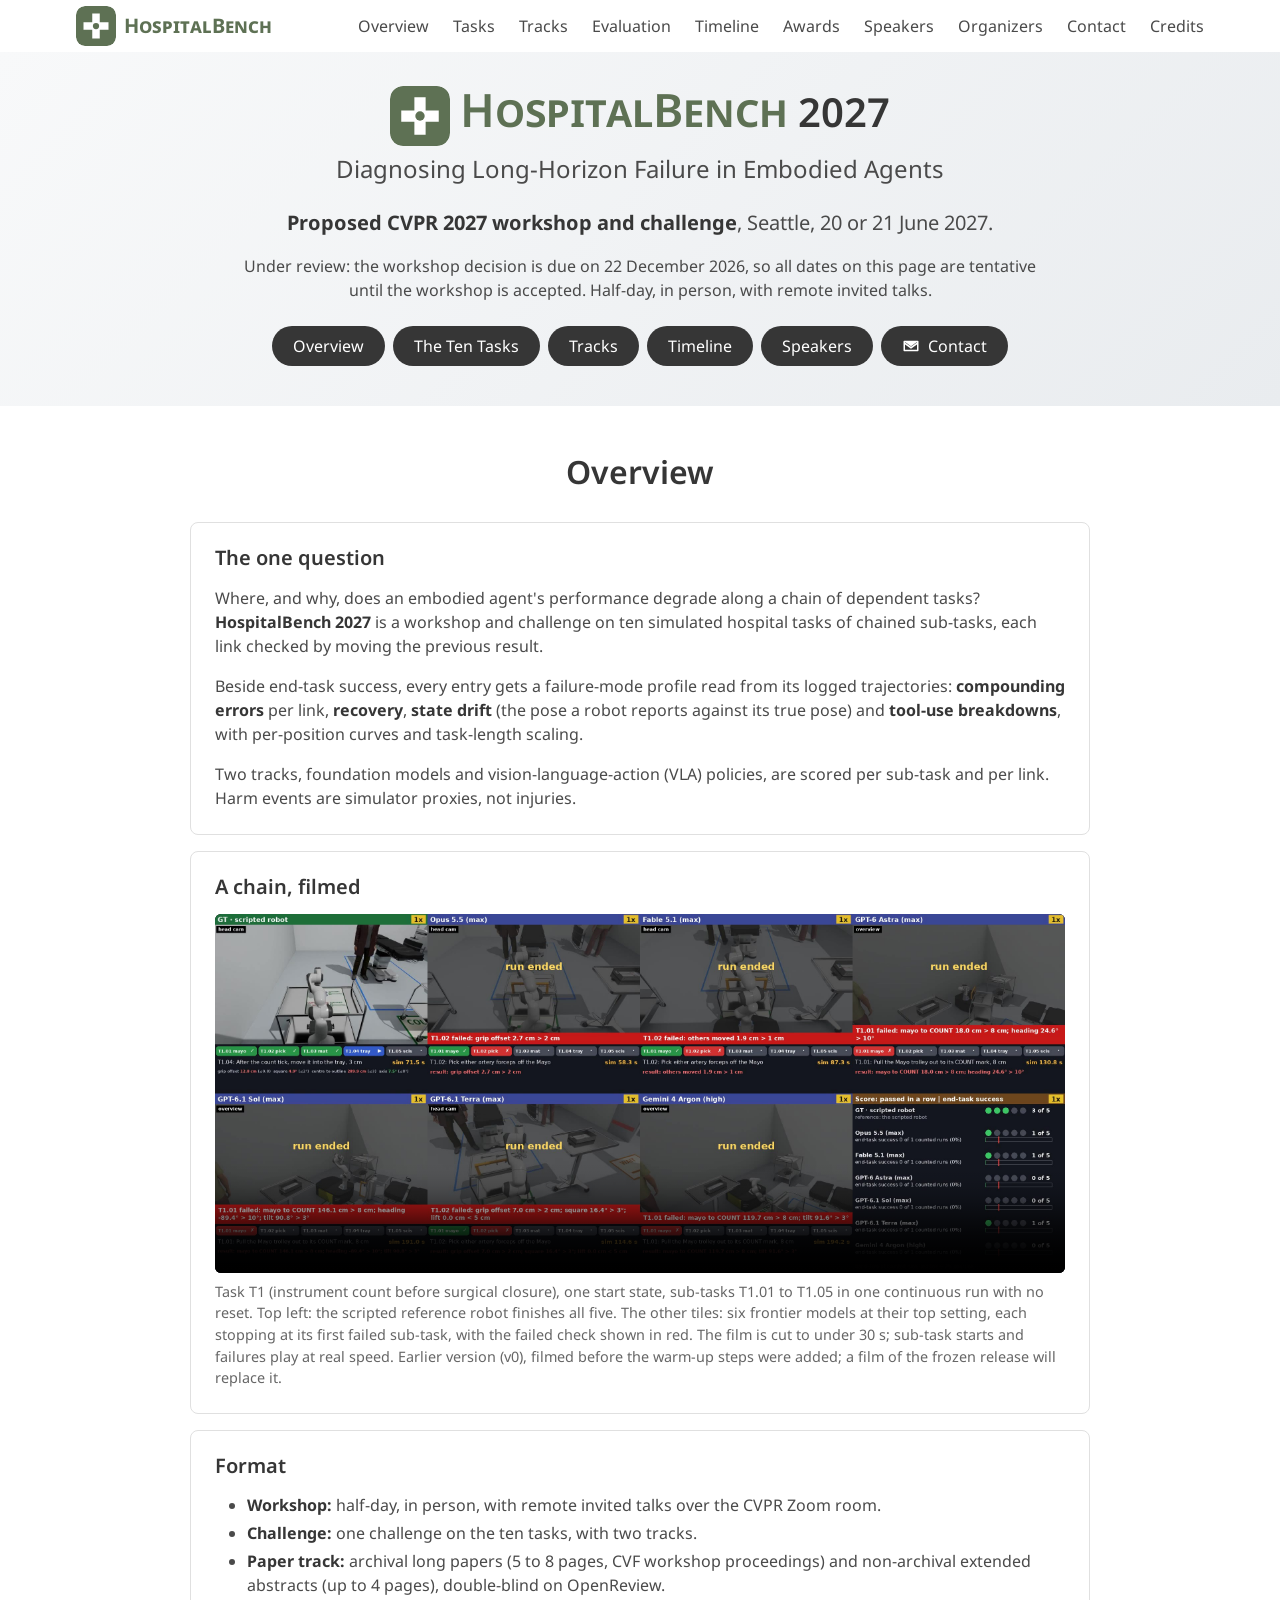
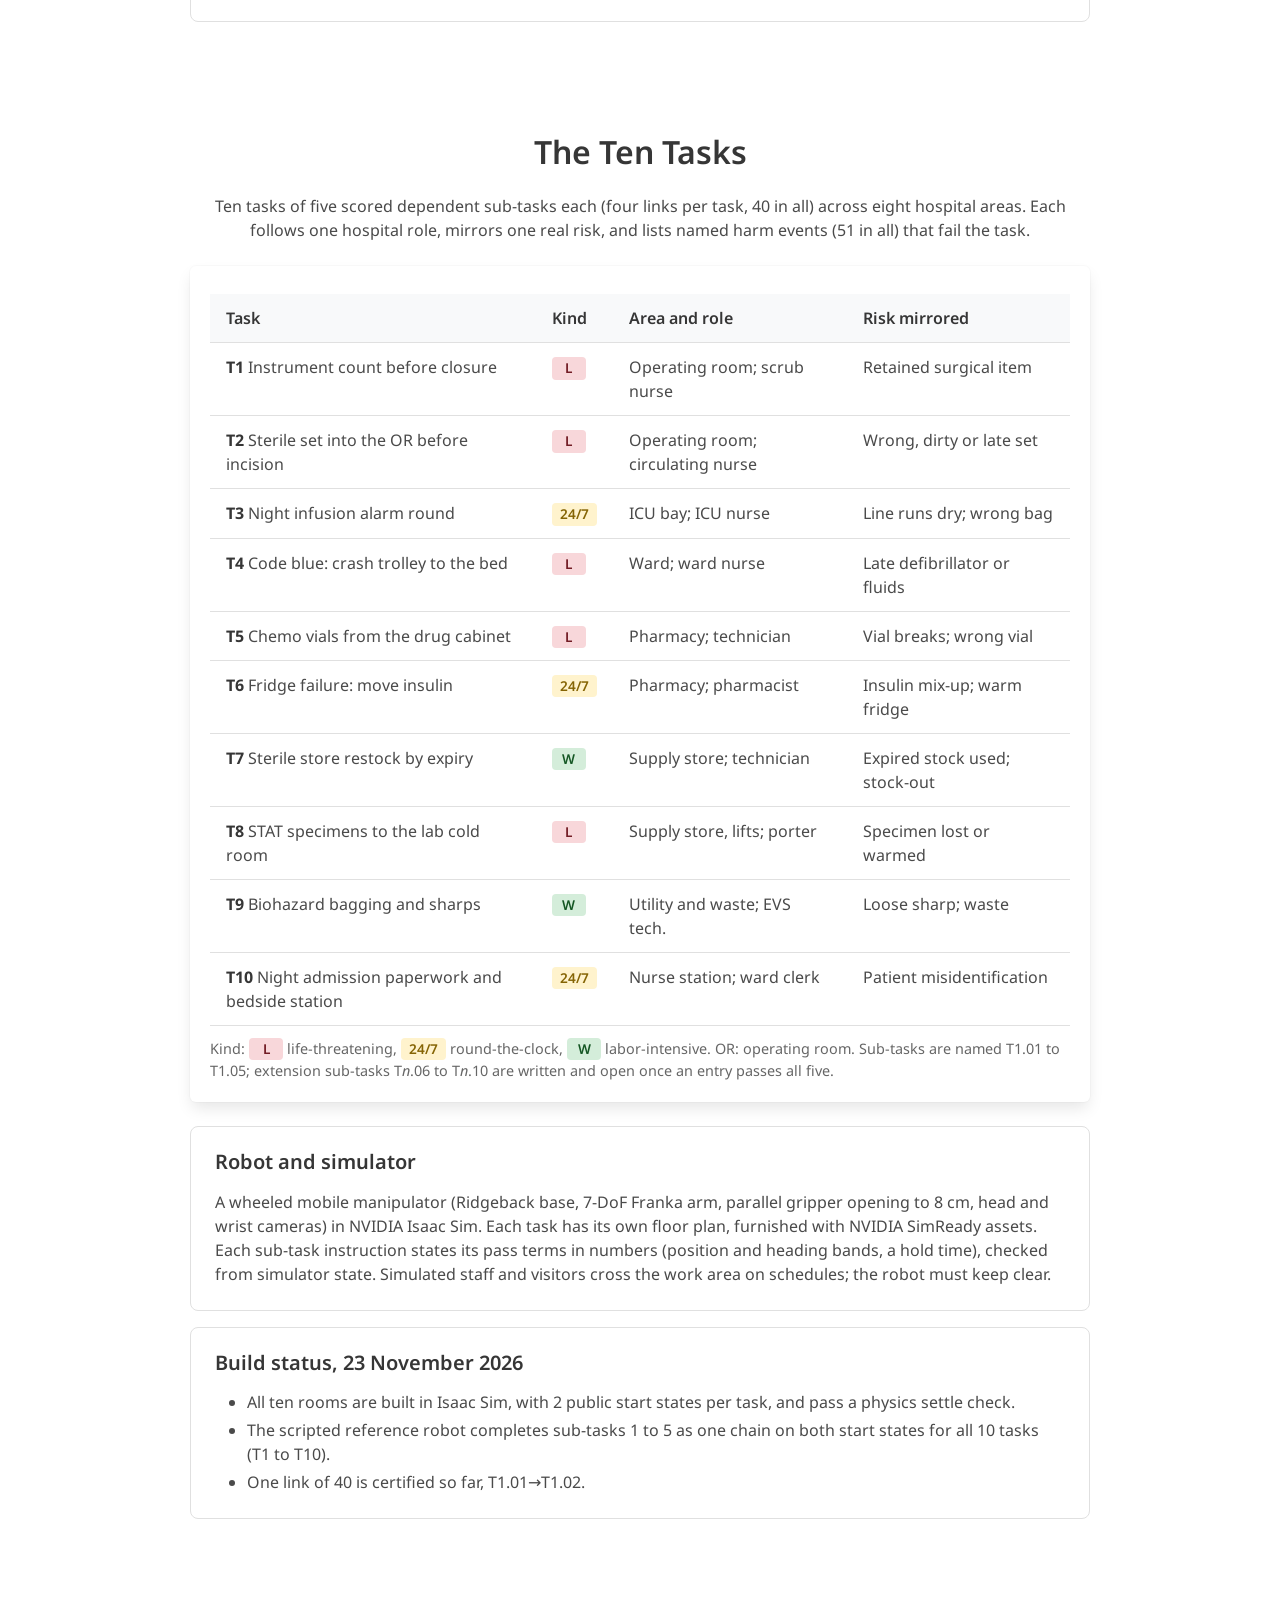
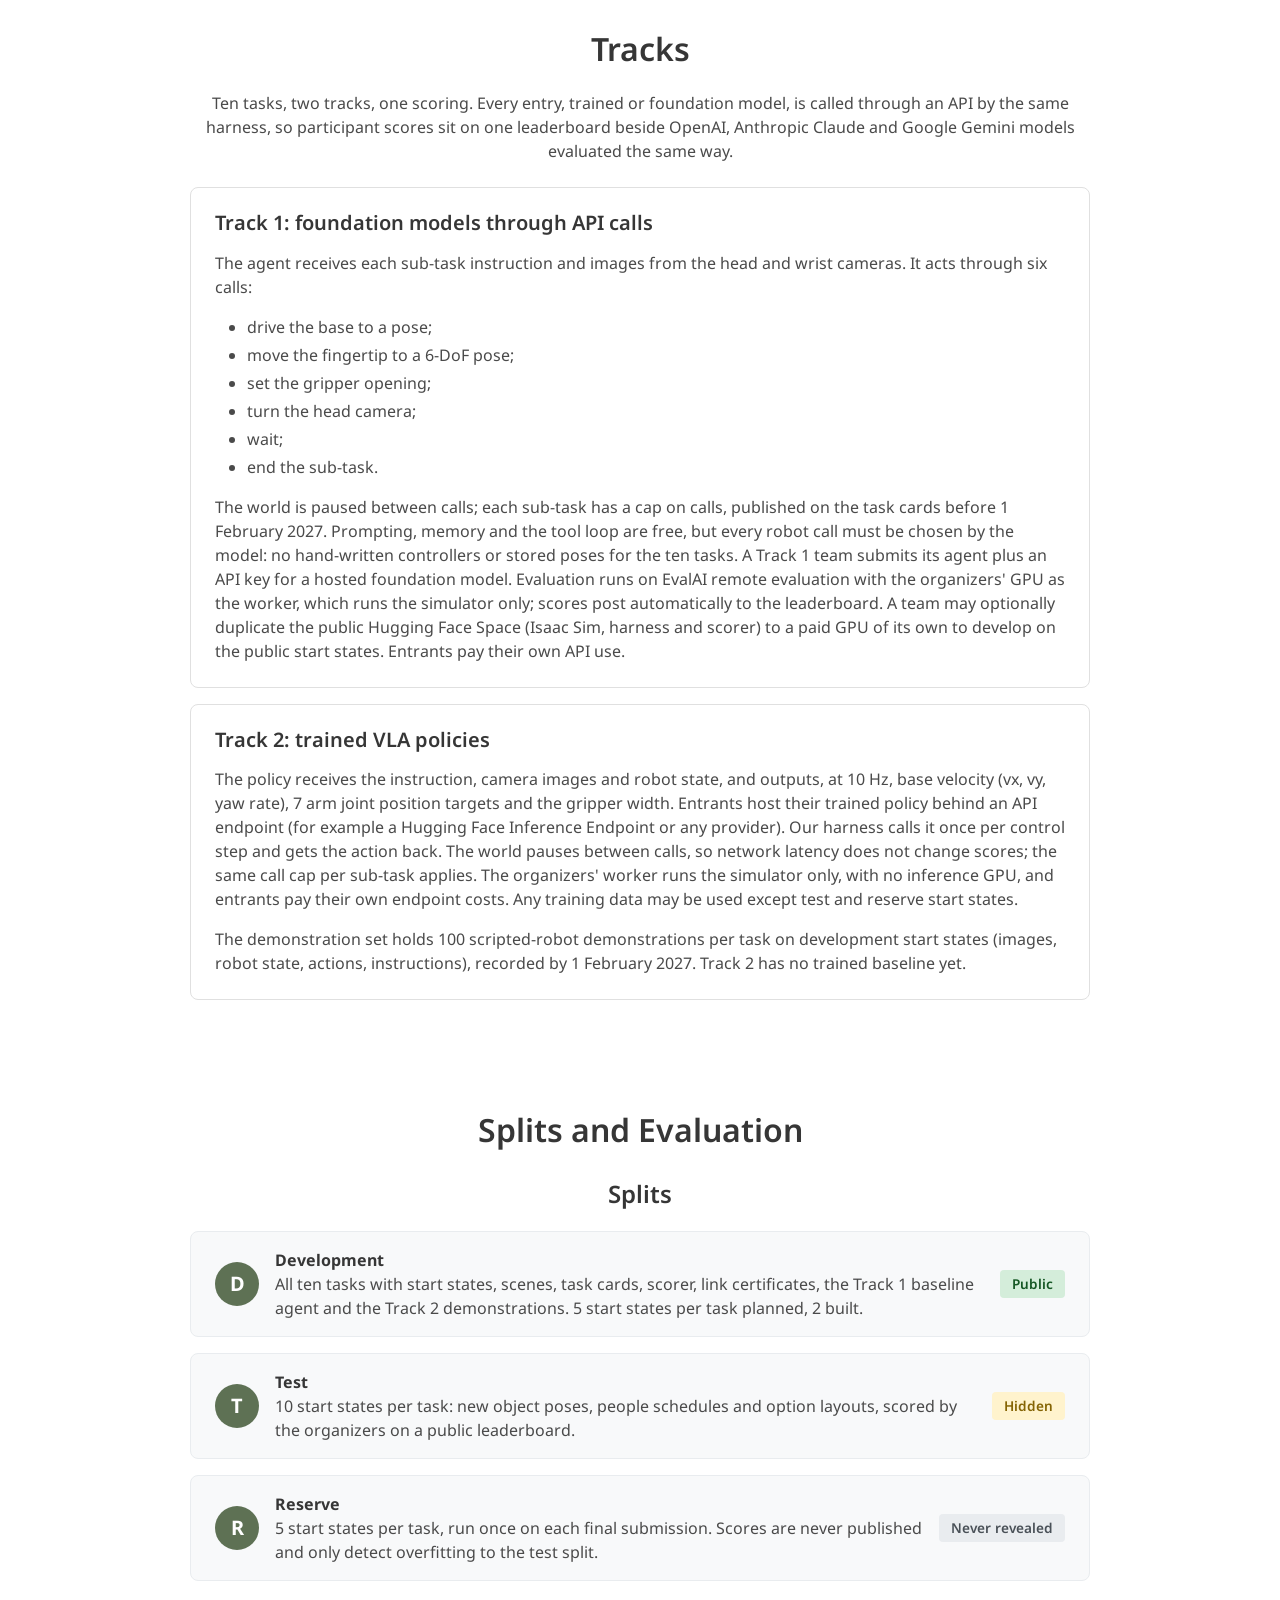
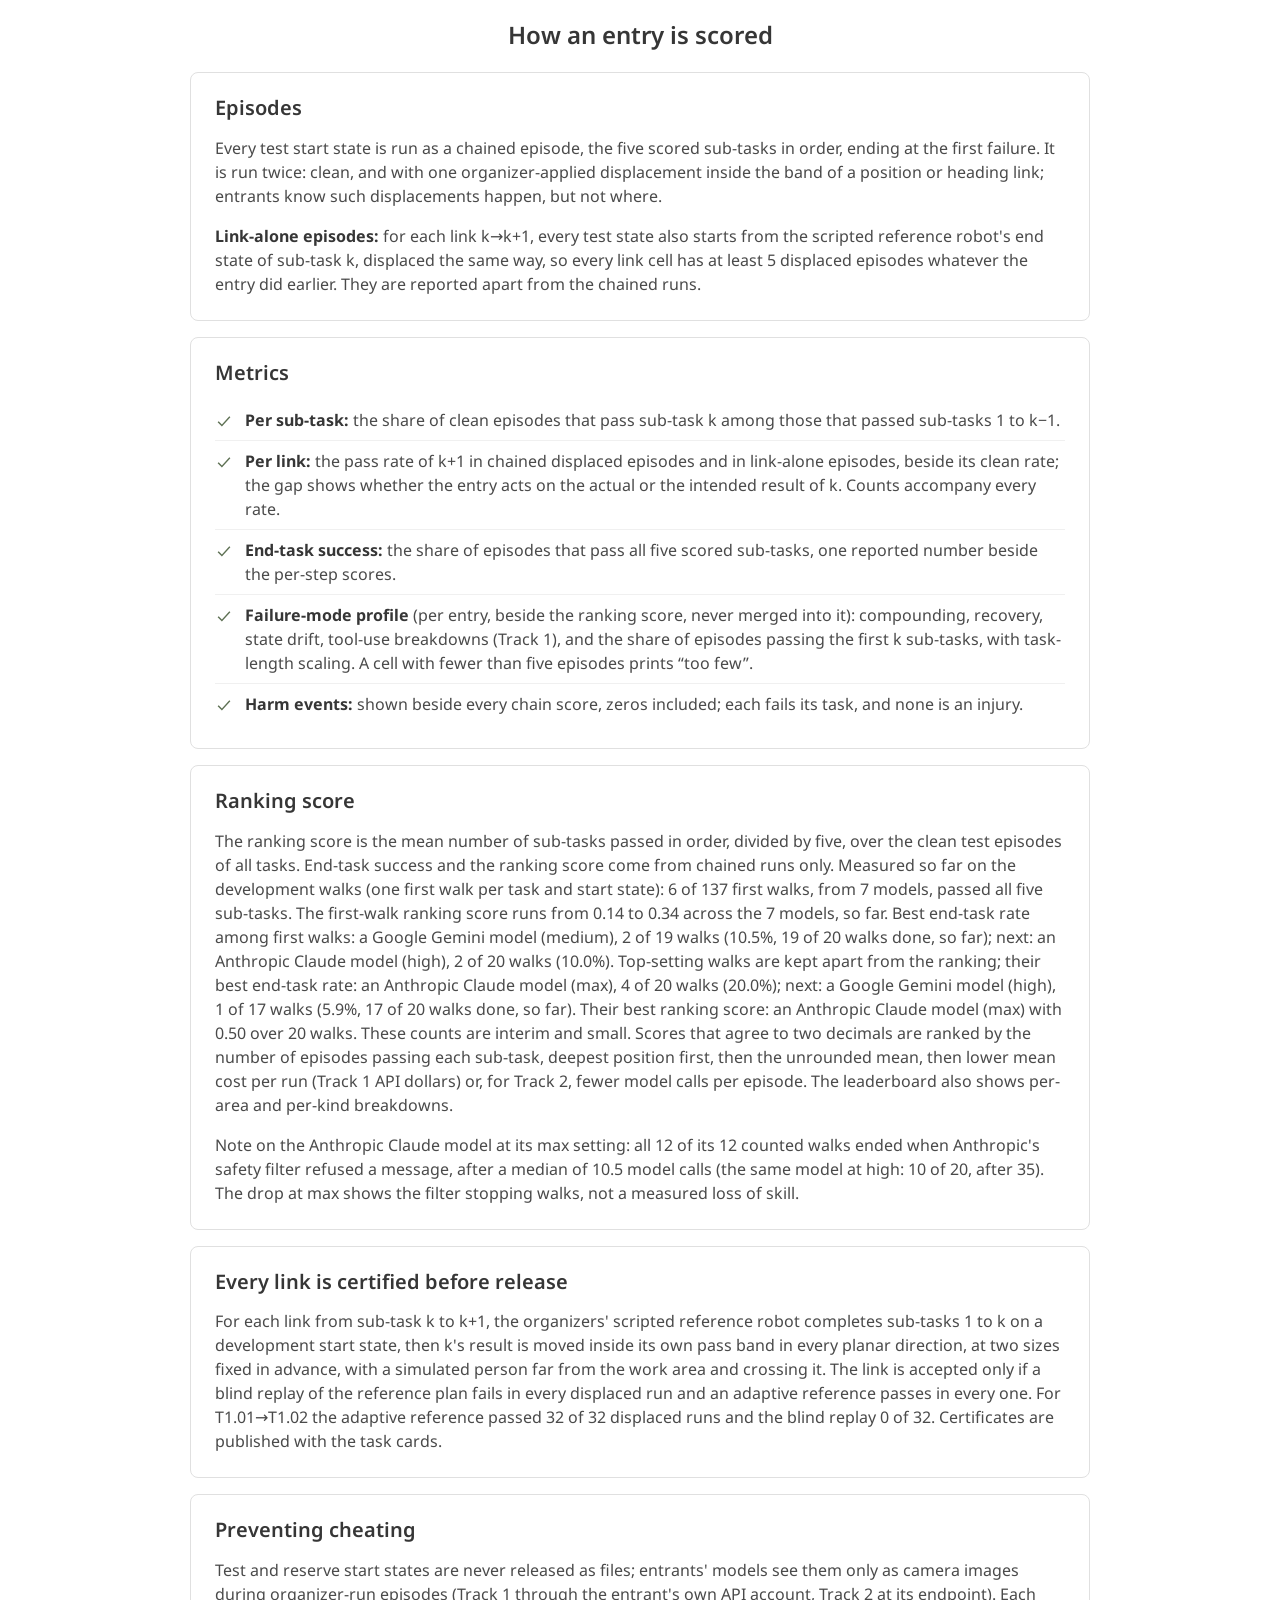
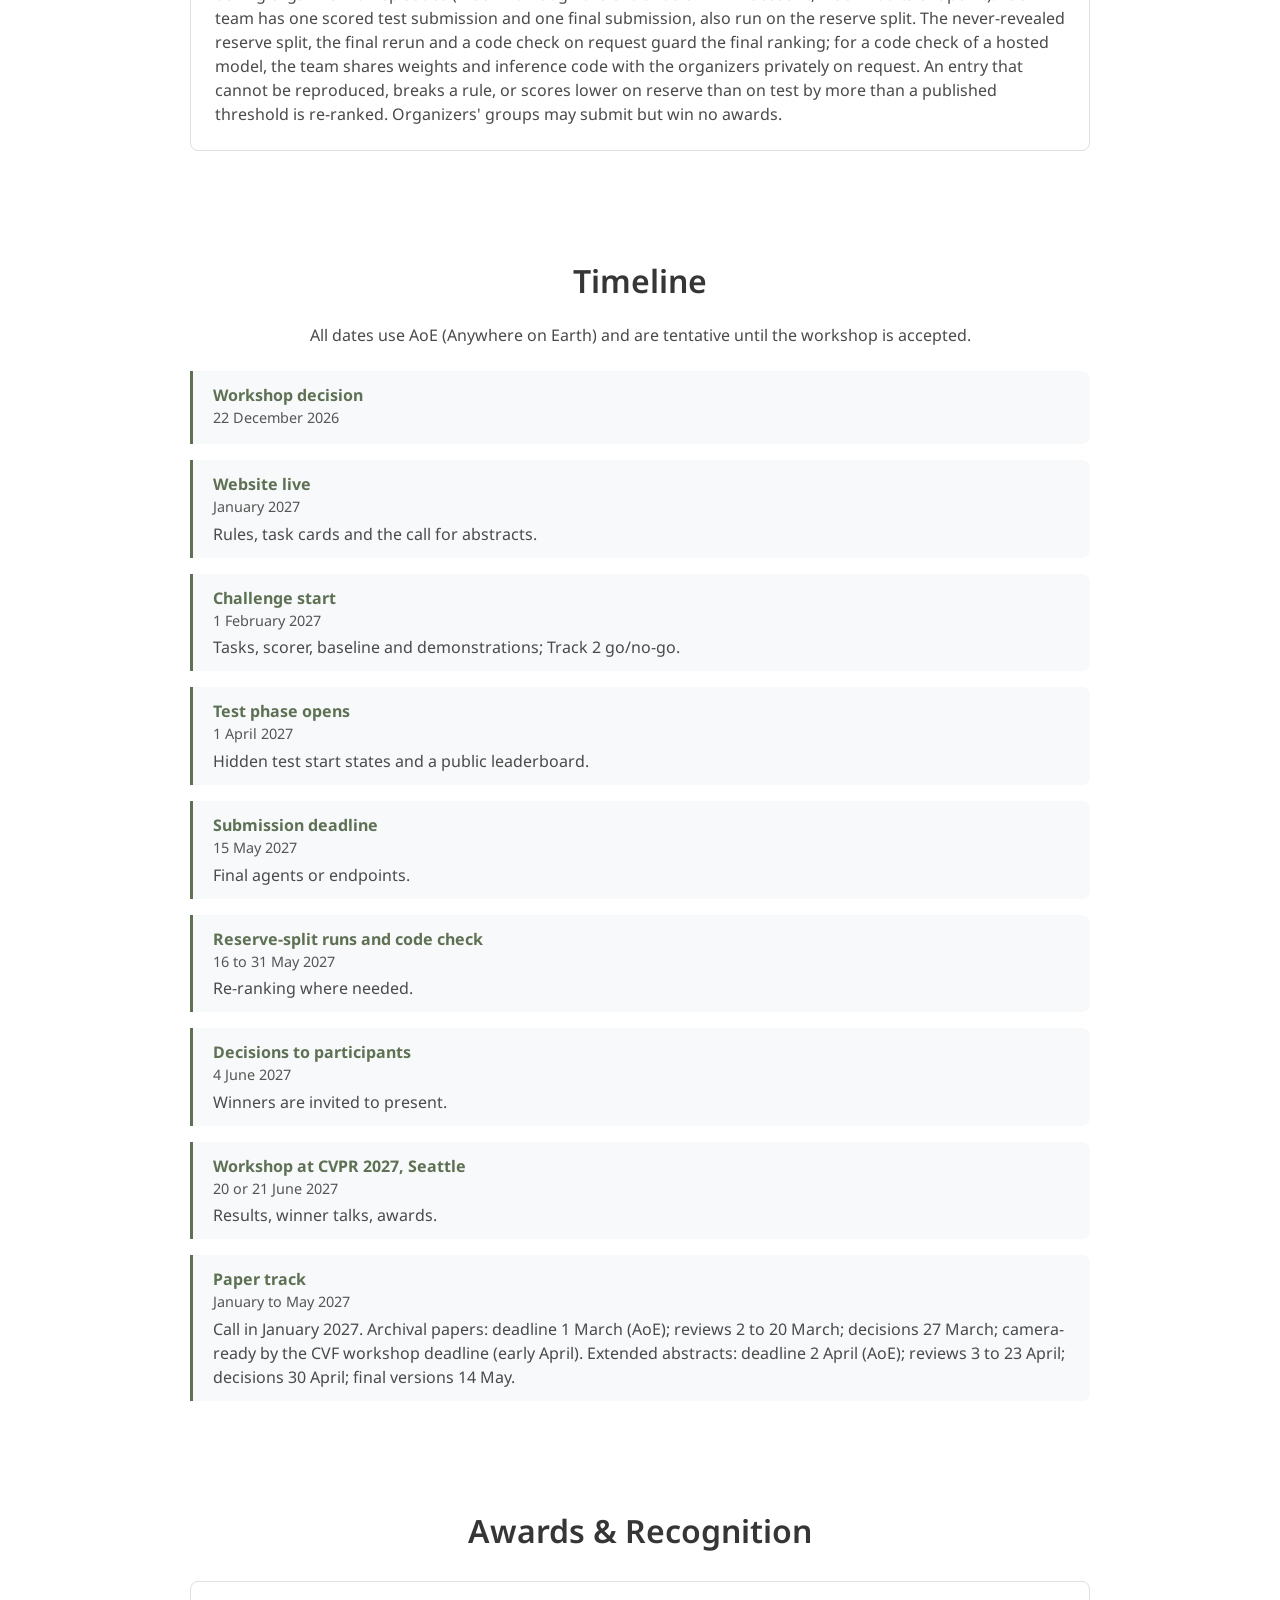
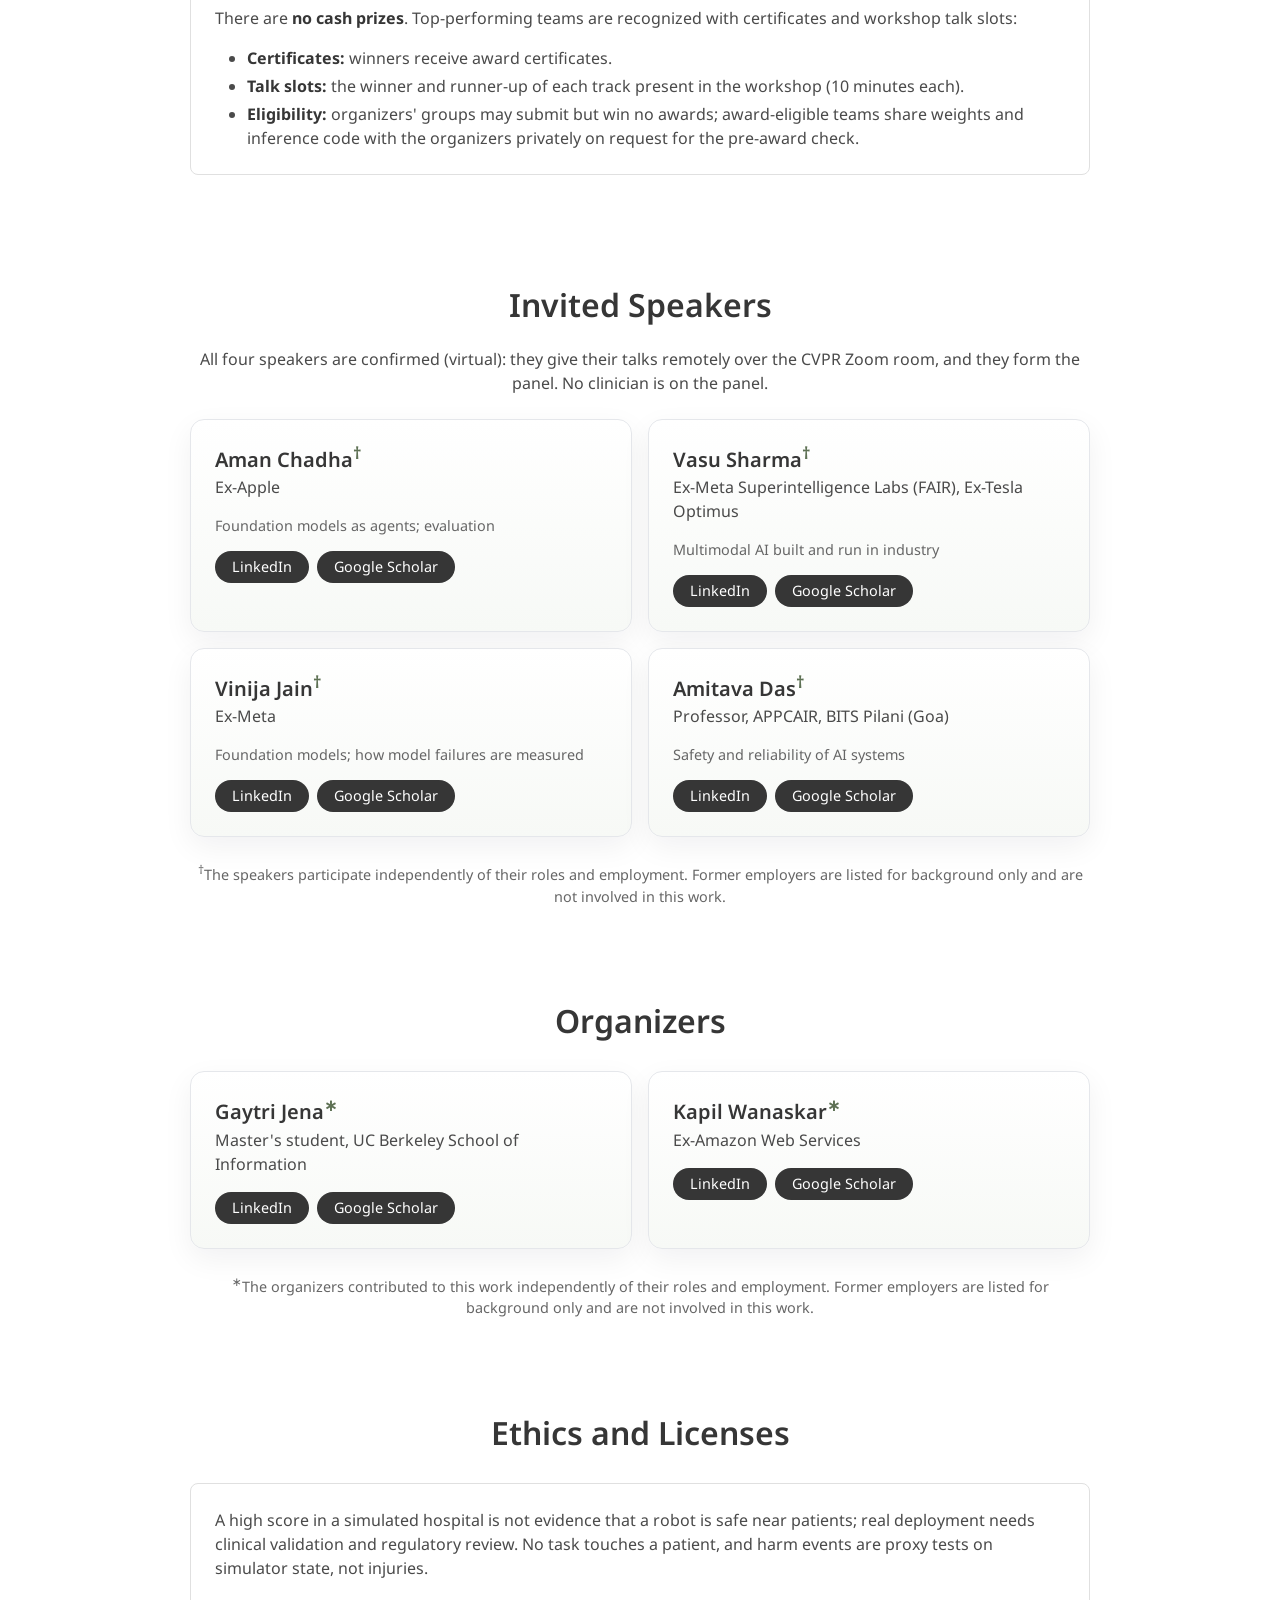
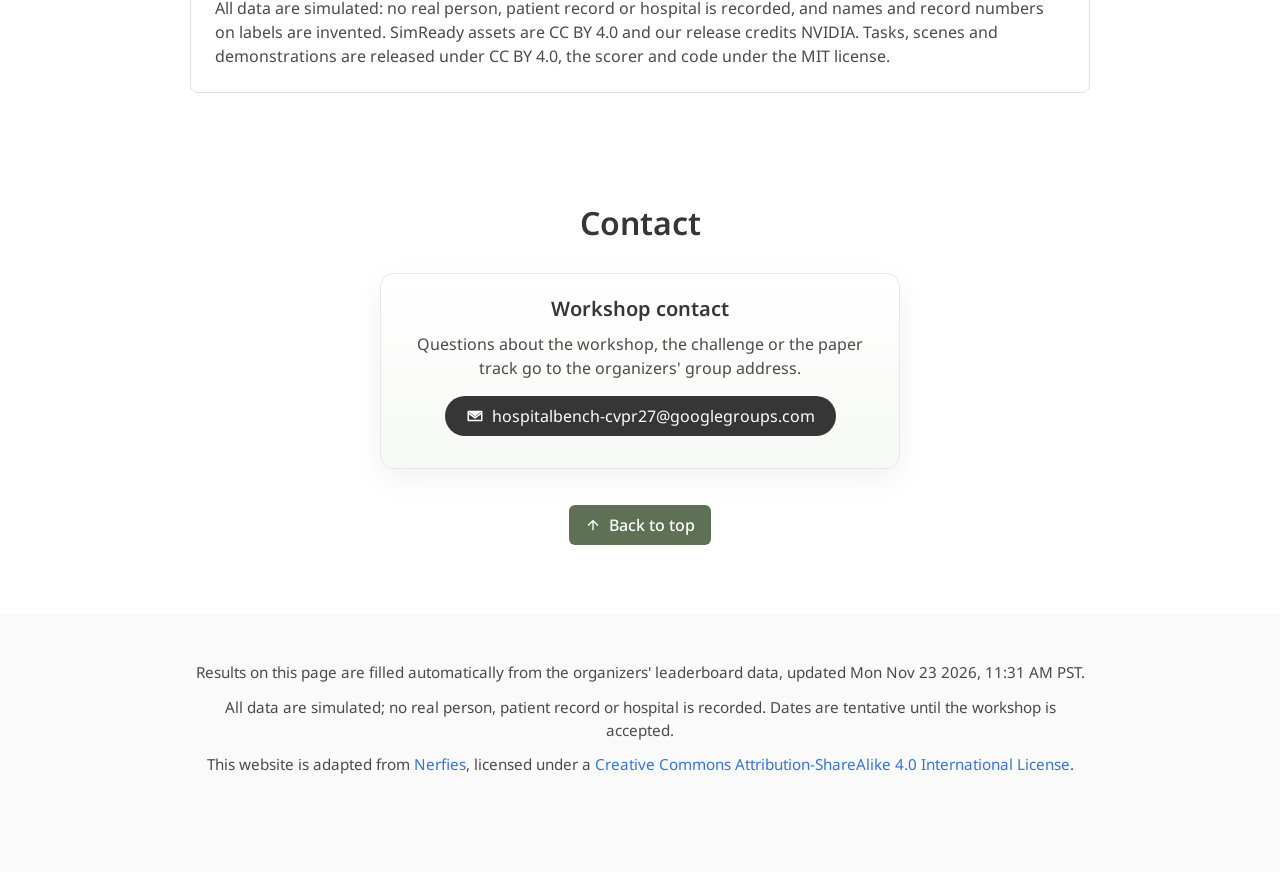
<file: index.html>
<!doctype html>
<html lang="en">
<head>
<meta charset="utf-8">
<meta name="viewport" content="width=device-width,initial-scale=1">
<title>HospitalBench 2027 Workshop and Challenge @ CVPR 2027</title>
<meta name="description" content="HospitalBench 2027: a proposed CVPR 2027 workshop and challenge on diagnosing long-horizon failure in embodied agents, on ten chained simulated hospital tasks.">
<link rel="icon" href="logo.svg" type="image/svg+xml">
<link rel="preconnect" href="https://fonts.googleapis.com">
<link rel="preconnect" href="https://fonts.gstatic.com" crossorigin>
<link href="https://fonts.googleapis.com/css2?family=Noto+Sans:wght@400;500;600;700&amp;display=swap" rel="stylesheet">
<link rel="stylesheet" href="hospitalbench.css">
</head>
<body>

<nav class="navbar" role="navigation" aria-label="main navigation">
  <div class="container">
    <a class="navbar-brand" href="#top"><img src="logo.svg" alt="HospitalBench logo"><span class="hb">HospitalBench</span></a>
    <div class="navbar-end">
      <a class="navbar-item" href="#overview">Overview</a>
      <a class="navbar-item" href="#tasks">Tasks</a>
      <a class="navbar-item" href="#tracks">Tracks</a>
      <a class="navbar-item" href="#evaluation">Evaluation</a>
      <a class="navbar-item" href="#timeline">Timeline</a>
      <a class="navbar-item" href="#awards">Awards</a>
      <a class="navbar-item" href="#speakers">Speakers</a>
      <a class="navbar-item" href="#organizers">Organizers</a>
      <a class="navbar-item" href="#contact">Contact</a>
      <a class="navbar-item" href="credits.html">Credits</a>
    </div>
  </div>
</nav>

<section class="hero" id="top">
  <div class="container">
    <h1><img src="logo.svg" alt=""><span class="hb">HospitalBench</span> 2027</h1>
    <p class="subtitle">Diagnosing Long-Horizon Failure in Embodied Agents</p>
    <p class="venue"><strong>Proposed CVPR 2027 workshop and challenge</strong>, Seattle, 20 or 21 June 2027.</p>
    <p class="lead">Under review: the workshop decision is due on 22 December 2026, so all dates on this page are tentative until the workshop is accepted. Half-day, in person, with remote invited talks.</p>
    <div class="buttons">
      <a class="button" href="#overview">Overview</a>
      <a class="button" href="#tasks">The Ten Tasks</a>
      <a class="button" href="#tracks">Tracks</a>
      <a class="button" href="#timeline">Timeline</a>
      <a class="button" href="#speakers">Speakers</a>
      <a class="button" href="#contact"><svg viewBox="0 0 24 24" aria-hidden="true"><path d="M3 5h18a1 1 0 0 1 1 1v12a1 1 0 0 1-1 1H3a1 1 0 0 1-1-1V6a1 1 0 0 1 1-1zm9 7.2L4.6 7H4v.4l8 5.6 8-5.6V7h-.6zM4 17h16V9.9l-8 5.6-8-5.6z"/></svg>Contact</a>
    </div>
  </div>
</section>

<section class="section" id="overview">
  <div class="container">
    <h2>Overview</h2>
    <div class="card">
      <h4>The one question</h4>
      <div class="content">
        <p>Where, and why, does an embodied agent's performance degrade along a chain of dependent tasks? <strong>HospitalBench 2027</strong> is a workshop and challenge on ten simulated hospital tasks of chained sub-tasks, each link checked by moving the previous result.</p>
        <p>Beside end-task success, every entry gets a failure-mode profile read from its logged trajectories: <strong>compounding errors</strong> per link, <strong>recovery</strong>, <strong>state drift</strong> (the pose a robot reports against its true pose) and <strong>tool-use breakdowns</strong>, with per-position curves and task-length scaling.</p>
        <p>Two tracks, foundation models and vision-language-action (VLA) policies, are scored per sub-task and per link. Harm events are simulator proxies, not injuries.</p>
      </div>
    </div>
    <div class="card">
      <h4>A chain, filmed</h4>
      <figure>
        <video src="t1_grid.mp4" poster="poster.jpg" controls muted playsinline preload="metadata"></video>
        <figcaption>Task T1 (instrument count before surgical closure), one start state, sub-tasks T1.01 to T1.05 in one continuous run with no reset. Top left: the scripted reference robot finishes all five. The other tiles: six frontier models at their top setting, each stopping at its first failed sub-task, with the failed check shown in red. The film is cut to under 30 s; sub-task starts and failures play at real speed. Earlier version (v0), filmed before the warm-up steps were added; a film of the frozen release will replace it.</figcaption>
      </figure>
    </div>
    <div class="card">
      <h4>Format</h4>
      <div class="content">
        <ul>
          <li><strong>Workshop:</strong> half-day, in person, with remote invited talks over the CVPR Zoom room.</li>
          <li><strong>Challenge:</strong> one challenge on the ten tasks, with two tracks.</li>
          <li><strong>Paper track:</strong> archival long papers (5 to 8 pages, CVF workshop proceedings) and non-archival extended abstracts (up to 4 pages), double-blind on OpenReview.</li>
        </ul>
      </div>
    </div>
  </div>
</section>

<section class="section" id="tasks">
  <div class="container">
    <h2>The Ten Tasks</h2>
    <p class="section-lead">Ten tasks of five scored dependent sub-tasks each (four links per task, <span data-auto="links_total">40</span> in all) across eight hospital areas. Each follows one hospital role, mirrors one real risk, and lists named harm events (51 in all) that fail the task.</p>
    <div class="box">
      <div class="table-wrap">
      <table class="data-table stack">
        <thead><tr><th>Task</th><th>Kind</th><th>Area and role</th><th>Risk mirrored</th></tr></thead>
        <tbody>
<tr><td data-label="Task"><strong>T1</strong> Instrument count before closure</td><td data-label="Kind"><span class="kind kind-L">L</span></td><td data-label="Area and role">Operating room; scrub nurse</td><td data-label="Risk mirrored">Retained surgical item</td></tr>
<tr><td data-label="Task"><strong>T2</strong> Sterile set into the OR before incision</td><td data-label="Kind"><span class="kind kind-L">L</span></td><td data-label="Area and role">Operating room; circulating nurse</td><td data-label="Risk mirrored">Wrong, dirty or late set</td></tr>
<tr><td data-label="Task"><strong>T3</strong> Night infusion alarm round</td><td data-label="Kind"><span class="kind kind-24">24/7</span></td><td data-label="Area and role">ICU bay; ICU nurse</td><td data-label="Risk mirrored">Line runs dry; wrong bag</td></tr>
<tr><td data-label="Task"><strong>T4</strong> Code blue: crash trolley to the bed</td><td data-label="Kind"><span class="kind kind-L">L</span></td><td data-label="Area and role">Ward; ward nurse</td><td data-label="Risk mirrored">Late defibrillator or fluids</td></tr>
<tr><td data-label="Task"><strong>T5</strong> Chemo vials from the drug cabinet</td><td data-label="Kind"><span class="kind kind-L">L</span></td><td data-label="Area and role">Pharmacy; technician</td><td data-label="Risk mirrored">Vial breaks; wrong vial</td></tr>
<tr><td data-label="Task"><strong>T6</strong> Fridge failure: move insulin</td><td data-label="Kind"><span class="kind kind-24">24/7</span></td><td data-label="Area and role">Pharmacy; pharmacist</td><td data-label="Risk mirrored">Insulin mix-up; warm fridge</td></tr>
<tr><td data-label="Task"><strong>T7</strong> Sterile store restock by expiry</td><td data-label="Kind"><span class="kind kind-W">W</span></td><td data-label="Area and role">Supply store; technician</td><td data-label="Risk mirrored">Expired stock used; stock-out</td></tr>
<tr><td data-label="Task"><strong>T8</strong> STAT specimens to the lab cold room</td><td data-label="Kind"><span class="kind kind-L">L</span></td><td data-label="Area and role">Supply store, lifts; porter</td><td data-label="Risk mirrored">Specimen lost or warmed</td></tr>
<tr><td data-label="Task"><strong>T9</strong> Biohazard bagging and sharps</td><td data-label="Kind"><span class="kind kind-W">W</span></td><td data-label="Area and role">Utility and waste; EVS tech.</td><td data-label="Risk mirrored">Loose sharp; waste</td></tr>
<tr><td data-label="Task"><strong>T10</strong> Night admission paperwork and bedside station</td><td data-label="Kind"><span class="kind kind-24">24/7</span></td><td data-label="Area and role">Nurse station; ward clerk</td><td data-label="Risk mirrored">Patient misidentification</td></tr>
        </tbody>
      </table>
      </div>
      <p class="note" style="margin:12px 0 0">Kind: <span class="kind kind-L">L</span> life-threatening, <span class="kind kind-24">24/7</span> round-the-clock, <span class="kind kind-W">W</span> labor-intensive. OR: operating room. Sub-tasks are named T1.01 to T1.05; extension sub-tasks T<i>n</i>.06 to T<i>n</i>.10 are written and open once an entry passes all five.</p>
    </div>
    <div class="card">
      <h4>Robot and simulator</h4>
      <div class="content">
        <p>A wheeled mobile manipulator (Ridgeback base, 7-DoF Franka arm, parallel gripper opening to 8 cm, head and wrist cameras) in NVIDIA Isaac Sim. Each task has its own floor plan, furnished with NVIDIA SimReady assets. Each sub-task instruction states its pass terms in numbers (position and heading bands, a hold time), checked from simulator state. Simulated staff and visitors cross the work area on schedules; the robot must keep clear.</p>
      </div>
    </div>
    <div class="card">
      <h4>Build status, <span data-auto="build_date">23 November 2026</span></h4>
      <div class="content">
        <ul>
          <li>All ten rooms are built in Isaac Sim, with <span data-auto="n_starts">2</span> public start states per task, and pass a physics settle check.</li>
          <li>The scripted reference robot completes sub-tasks 1 to 5 as one chain on both start states for <span data-auto="robot_chains">all 10 tasks (T1 to T10)</span>.</li>
          <li>One link of <span data-auto="links_total">40</span> is certified so far, T1.01&rarr;T1.02.</li>
        </ul>
      </div>
    </div>
  </div>
</section>

<section class="section" id="tracks">
  <div class="container">
    <h2>Tracks</h2>
    <p class="section-lead">Ten tasks, two tracks, one scoring. Every entry, trained or foundation model, is called through an API by the same harness, so participant scores sit on one leaderboard beside OpenAI, Anthropic Claude and Google Gemini models evaluated the same way.</p>
    <div class="card">
      <h4>Track 1: foundation models through API calls</h4>
      <div class="content">
        <p>The agent receives each sub-task instruction and images from the head and wrist cameras. It acts through six calls:</p>
        <ul>
          <li>drive the base to a pose;</li>
          <li>move the fingertip to a 6-DoF pose;</li>
          <li>set the gripper opening;</li>
          <li>turn the head camera;</li>
          <li>wait;</li>
          <li>end the sub-task.</li>
        </ul>
        <p>The world is paused between calls; each sub-task has a cap on calls, published on the task cards before 1 February 2027. Prompting, memory and the tool loop are free, but every robot call must be chosen by the model: no hand-written controllers or stored poses for the ten tasks. A Track 1 team submits its agent plus an API key for a hosted foundation model. Evaluation runs on EvalAI remote evaluation with the organizers' GPU as the worker, which runs the simulator only; scores post automatically to the leaderboard. A team may optionally duplicate the public Hugging Face Space (Isaac Sim, harness and scorer) to a paid GPU of its own to develop on the public start states. Entrants pay their own API use.</p>
      </div>
    </div>
    <div class="card">
      <h4>Track 2: trained VLA policies</h4>
      <div class="content">
        <p>The policy receives the instruction, camera images and robot state, and outputs, at 10 Hz, base velocity (vx, vy, yaw rate), 7 arm joint position targets and the gripper width. Entrants host their trained policy behind an API endpoint (for example a Hugging Face Inference Endpoint or any provider). Our harness calls it once per control step and gets the action back. The world pauses between calls, so network latency does not change scores; the same call cap per sub-task applies. The organizers' worker runs the simulator only, with no inference GPU, and entrants pay their own endpoint costs. Any training data may be used except test and reserve start states.</p>
        <p>The demonstration set holds 100 scripted-robot demonstrations per task on development start states (images, robot state, actions, instructions), recorded by 1 February 2027. Track 2 has no trained baseline yet.</p>
      </div>
    </div>
  </div>
</section>

<section class="section" id="evaluation">
  <div class="container">
    <h2>Splits and Evaluation</h2>
    <h3 style="text-align:center">Splits</h3>
    <div class="split-card">
      <div class="split-icon">D</div>
      <div class="split-content"><strong>Development</strong>
        <p>All ten tasks with start states, scenes, task cards, scorer, link certificates, the Track 1 baseline agent and the Track 2 demonstrations. 5 start states per task planned, <span data-auto="n_starts">2</span> built.</p></div>
      <span class="badge badge-public">Public</span>
    </div>
    <div class="split-card">
      <div class="split-icon">T</div>
      <div class="split-content"><strong>Test</strong>
        <p>10 start states per task: new object poses, people schedules and option layouts, scored by the organizers on a public leaderboard.</p></div>
      <span class="badge badge-coming">Hidden</span>
    </div>
    <div class="split-card">
      <div class="split-icon">R</div>
      <div class="split-content"><strong>Reserve</strong>
        <p>5 start states per task, run once on each final submission. Scores are never published and only detect overfitting to the test split.</p></div>
      <span class="badge badge-never">Never revealed</span>
    </div>

    <h3 style="text-align:center;margin-top:40px">How an entry is scored</h3>
    <div class="card">
      <h4>Episodes</h4>
      <div class="content">
        <p>Every test start state is run as a chained episode, the five scored sub-tasks in order, ending at the first failure. It is run twice: clean, and with one organizer-applied displacement inside the band of a position or heading link; entrants know such displacements happen, but not where.</p>
        <p><strong>Link-alone episodes:</strong> for each link k&rarr;k+1, every test state also starts from the scripted reference robot's end state of sub-task k, displaced the same way, so every link cell has at least 5 displaced episodes whatever the entry did earlier. They are reported apart from the chained runs.</p>
      </div>
    </div>
    <div class="card">
      <h4>Metrics</h4>
      <ul class="rules-list">
<li><svg class="rule-icon" viewBox="0 0 24 24" aria-hidden="true"><path d="M9.2 16.6 4.9 12.3l-1.4 1.4 5.7 5.7L20.5 7.1l-1.4-1.4z"/></svg><span><strong>Per sub-task:</strong> the share of clean episodes that pass sub-task k among those that passed sub-tasks 1 to k&minus;1.</span></li>
<li><svg class="rule-icon" viewBox="0 0 24 24" aria-hidden="true"><path d="M9.2 16.6 4.9 12.3l-1.4 1.4 5.7 5.7L20.5 7.1l-1.4-1.4z"/></svg><span><strong>Per link:</strong> the pass rate of k+1 in chained displaced episodes and in link-alone episodes, beside its clean rate; the gap shows whether the entry acts on the actual or the intended result of k. Counts accompany every rate.</span></li>
<li><svg class="rule-icon" viewBox="0 0 24 24" aria-hidden="true"><path d="M9.2 16.6 4.9 12.3l-1.4 1.4 5.7 5.7L20.5 7.1l-1.4-1.4z"/></svg><span><strong>End-task success:</strong> the share of episodes that pass all five scored sub-tasks, one reported number beside the per-step scores.</span></li>
<li><svg class="rule-icon" viewBox="0 0 24 24" aria-hidden="true"><path d="M9.2 16.6 4.9 12.3l-1.4 1.4 5.7 5.7L20.5 7.1l-1.4-1.4z"/></svg><span><strong>Failure-mode profile</strong> (per entry, beside the ranking score, never merged into it): compounding, recovery, state drift, tool-use breakdowns (Track 1), and the share of episodes passing the first k sub-tasks, with task-length scaling. A cell with fewer than five episodes prints &ldquo;too few&rdquo;.</span></li>
<li><svg class="rule-icon" viewBox="0 0 24 24" aria-hidden="true"><path d="M9.2 16.6 4.9 12.3l-1.4 1.4 5.7 5.7L20.5 7.1l-1.4-1.4z"/></svg><span><strong>Harm events:</strong> shown beside every chain score, zeros included; each fails its task, and none is an injury.</span></li>
</ul>
    </div>
    <div class="card">
      <h4>Ranking score</h4>
      <div class="content">
        <p>The ranking score is the mean number of sub-tasks passed in order, divided by five, over the clean test episodes of all tasks. End-task success and the ranking score come from chained runs only. Measured so far on the development walks (one first walk per task and start state): <span data-auto="end_so_far">6 of 137</span> first walks, from <span data-auto="n_models">7</span> models, passed all five sub-tasks. The first-walk ranking score runs from <span data-auto="score_range">0.14 to 0.34 across the 7 models, so far</span>. Best end-task rate among first walks: <span data-auto="best_first">a Google Gemini model (medium), 2 of 19 walks (10.5%, 19 of 20 walks done, so far); next: an Anthropic Claude model (high), 2 of 20 walks (10.0%)</span>. Top-setting walks are kept apart from the ranking; their best end-task rate: <span data-auto="best_top">an Anthropic Claude model (max), 4 of 20 walks (20.0%); next: a Google Gemini model (high), 1 of 17 walks (5.9%, 17 of 20 walks done, so far)</span>. Their best ranking score: <span data-auto="score_top">an Anthropic Claude model (max) with 0.50 over 20 walks</span>. These counts are interim and small. Scores that agree to two decimals are ranked by the number of episodes passing each sub-task, deepest position first, then the unrounded mean, then lower mean cost per run (Track 1 API dollars) or, for Track 2, fewer model calls per episode. The leaderboard also shows per-area and per-kind breakdowns.</p>
        <p><span data-auto="fable_note">Note on the Anthropic Claude model at its max setting: all 12 of its 12 counted walks ended when Anthropic's safety filter refused a message, after a median of 10.5 model calls (the same model at high: 10 of 20, after 35). The drop at max shows the filter stopping walks, not a measured loss of skill.</span></p>
      </div>
    </div>
    <div class="card">
      <h4>Every link is certified before release</h4>
      <div class="content">
        <p>For each link from sub-task k to k+1, the organizers' scripted reference robot completes sub-tasks 1 to k on a development start state, then k's result is moved inside its own pass band in every planar direction, at two sizes fixed in advance, with a simulated person far from the work area and crossing it. The link is accepted only if a blind replay of the reference plan fails in every displaced run and an adaptive reference passes in every one. For T1.01&rarr;T1.02 the adaptive reference passed 32 of 32 displaced runs and the blind replay 0 of 32. Certificates are published with the task cards.</p>
      </div>
    </div>
    <div class="card">
      <h4>Preventing cheating</h4>
      <div class="content">
        <p>Test and reserve start states are never released as files; entrants' models see them only as camera images during organizer-run episodes (Track 1 through the entrant's own API account, Track 2 at its endpoint). Each team has one scored test submission and one final submission, also run on the reserve split. The never-revealed reserve split, the final rerun and a code check on request guard the final ranking; for a code check of a hosted model, the team shares weights and inference code with the organizers privately on request. An entry that cannot be reproduced, breaks a rule, or scores lower on reserve than on test by more than a published threshold is re-ranked. Organizers' groups may submit but win no awards.</p>
      </div>
    </div>
  </div>
</section>

<section class="section" id="timeline">
  <div class="container">
    <h2>Timeline</h2>
    <p class="section-lead">All dates use AoE (Anywhere on Earth) and are tentative until the workshop is accepted.</p>
    <div class="timeline-item"><div class="timeline-label">Workshop decision</div><div class="timeline-date">22 December 2026</div></div>
    <div class="timeline-item"><div class="timeline-label">Website live</div><div class="timeline-date">January 2027</div><p>Rules, task cards and the call for abstracts.</p></div>
    <div class="timeline-item"><div class="timeline-label">Challenge start</div><div class="timeline-date">1 February 2027</div><p>Tasks, scorer, baseline and demonstrations; Track 2 go/no-go.</p></div>
    <div class="timeline-item"><div class="timeline-label">Test phase opens</div><div class="timeline-date">1 April 2027</div><p>Hidden test start states and a public leaderboard.</p></div>
    <div class="timeline-item"><div class="timeline-label">Submission deadline</div><div class="timeline-date">15 May 2027</div><p>Final agents or endpoints.</p></div>
    <div class="timeline-item"><div class="timeline-label">Reserve-split runs and code check</div><div class="timeline-date">16 to 31 May 2027</div><p>Re-ranking where needed.</p></div>
    <div class="timeline-item"><div class="timeline-label">Decisions to participants</div><div class="timeline-date">4 June 2027</div><p>Winners are invited to present.</p></div>
    <div class="timeline-item"><div class="timeline-label">Workshop at CVPR 2027, Seattle</div><div class="timeline-date">20 or 21 June 2027</div><p>Results, winner talks, awards.</p></div>
    <div class="timeline-item"><div class="timeline-label">Paper track</div><div class="timeline-date">January to May 2027</div><p>Call in January 2027. Archival papers: deadline 1 March (AoE); reviews 2 to 20 March; decisions 27 March; camera-ready by the CVF workshop deadline (early April). Extended abstracts: deadline 2 April (AoE); reviews 3 to 23 April; decisions 30 April; final versions 14 May.</p></div>
  </div>
</section>

<section class="section" id="awards">
  <div class="container">
    <h2>Awards &amp; Recognition</h2>
    <div class="card">
      <div class="content">
        <p>There are <strong>no cash prizes</strong>. Top-performing teams are recognized with certificates and workshop talk slots:</p>
        <ul>
          <li><strong>Certificates:</strong> winners receive award certificates.</li>
          <li><strong>Talk slots:</strong> the winner and runner-up of each track present in the workshop (10 minutes each).</li>
          <li><strong>Eligibility:</strong> organizers' groups may submit but win no awards; award-eligible teams share weights and inference code with the organizers privately on request for the pre-award check.</li>
        </ul>
      </div>
    </div>
  </div>
</section>

<section class="section" id="speakers">
  <div class="container">
    <h2>Invited Speakers</h2>
    <p class="section-lead">All four speakers are confirmed (virtual): they give their talks remotely over the CVPR Zoom room, and they form the panel. No clinician is on the panel.</p>
    <div class="people-grid">
<article class="person"><h3>Aman Chadha<sup>&dagger;</sup></h3><p class="role">Ex-Apple</p><p class="note">Foundation models as agents; evaluation</p><div class="links"><a class="button" href="https://www.linkedin.com/in/amanc/" target="_blank" rel="noopener noreferrer">LinkedIn</a><a class="button" href="https://scholar.google.com/citations?user=gPGQuBQAAAAJ" target="_blank" rel="noopener noreferrer">Google Scholar</a></div></article>
<article class="person"><h3>Vasu Sharma<sup>&dagger;</sup></h3><p class="role">Ex-Meta Superintelligence Labs (FAIR), Ex-Tesla Optimus</p><p class="note">Multimodal AI built and run in industry</p><div class="links"><a class="button" href="https://www.linkedin.com/in/vasu-sharma55/" target="_blank" rel="noopener noreferrer">LinkedIn</a><a class="button" href="https://scholar.google.com/citations?user=PLUB4dIAAAAJ" target="_blank" rel="noopener noreferrer">Google Scholar</a></div></article>
<article class="person"><h3>Vinija Jain<sup>&dagger;</sup></h3><p class="role">Ex-Meta</p><p class="note">Foundation models; how model failures are measured</p><div class="links"><a class="button" href="https://www.linkedin.com/in/vinija/" target="_blank" rel="noopener noreferrer">LinkedIn</a><a class="button" href="https://scholar.google.com/citations?user=oYaD1NcAAAAJ" target="_blank" rel="noopener noreferrer">Google Scholar</a></div></article>
<article class="person"><h3>Amitava Das<sup>&dagger;</sup></h3><p class="role">Professor, APPCAIR, BITS Pilani (Goa)</p><p class="note">Safety and reliability of AI systems</p><div class="links"><a class="button" href="https://www.linkedin.com/in/amitava-das-78348022/" target="_blank" rel="noopener noreferrer">LinkedIn</a><a class="button" href="https://scholar.google.com/citations?user=HYpfhaEAAAAJ" target="_blank" rel="noopener noreferrer">Google Scholar</a></div></article>
    </div>
    <p class="footnote"><sup>&dagger;</sup>The speakers participate independently of their roles and employment. Former employers are listed for background only and are not involved in this work.</p>
  </div>
</section>

<section class="section" id="organizers">
  <div class="container">
    <h2>Organizers</h2>
    <div class="people-grid">
<article class="person"><h3>Gaytri Jena<sup>&lowast;</sup></h3><p class="role">Master's student, UC Berkeley School of Information</p><div class="links"><a class="button" href="https://www.linkedin.com/in/gaytri-jena/" target="_blank" rel="noopener noreferrer">LinkedIn</a><a class="button" href="https://scholar.google.com/citations?user=hDzYohIAAAAJ" target="_blank" rel="noopener noreferrer">Google Scholar</a></div></article>
<article class="person"><h3>Kapil Wanaskar<sup>&lowast;</sup></h3><p class="role">Ex-Amazon Web Services</p><div class="links"><a class="button" href="https://www.linkedin.com/in/kapil-w-06507483/" target="_blank" rel="noopener noreferrer">LinkedIn</a><a class="button" href="https://scholar.google.com/citations?user=fDo5HioAAAAJ" target="_blank" rel="noopener noreferrer">Google Scholar</a></div></article>
    </div>
    <p class="footnote"><sup>&lowast;</sup>The organizers contributed to this work independently of their roles and employment. Former employers are listed for background only and are not involved in this work.</p>
  </div>
</section>

<section class="section" id="ethics">
  <div class="container">
    <h2>Ethics and Licenses</h2>
    <div class="card">
      <div class="content">
        <p>A high score in a simulated hospital is not evidence that a robot is safe near patients; real deployment needs clinical validation and regulatory review. No task touches a patient, and harm events are proxy tests on simulator state, not injuries.</p>
        <p>All data are simulated: no real person, patient record or hospital is recorded, and names and record numbers on labels are invented. SimReady assets are CC BY 4.0 and our release credits NVIDIA. Tasks, scenes and demonstrations are released under CC BY 4.0, the scorer and code under the MIT license.</p>
      </div>
    </div>
  </div>
</section>

<section class="section" id="contact">
  <div class="container">
    <h2>Contact</h2>
    <div class="contact-grid">
      <div class="contact-card">
        <h3>Workshop contact</h3>
        <p>Questions about the workshop, the challenge or the paper track go to the organizers' group address.</p>
        <div class="contact-actions">
          <a class="button" href="mailto:hospitalbench-cvpr27@googlegroups.com"><svg viewBox="0 0 24 24" aria-hidden="true"><path d="M3 5h18a1 1 0 0 1 1 1v12a1 1 0 0 1-1 1H3a1 1 0 0 1-1-1V6a1 1 0 0 1 1-1zm9 7.2L4.6 7H4v.4l8 5.6 8-5.6V7h-.6zM4 17h16V9.9l-8 5.6-8-5.6z"/></svg>hospitalbench-cvpr27@googlegroups.com</a>
        </div>
      </div>
    </div>
    <p class="center"><a class="nav-link" href="#top"><svg viewBox="0 0 24 24" aria-hidden="true"><path d="M12 4 4 12l1.4 1.4L11 7.8V20h2V7.8l5.6 5.6L20 12z"/></svg>Back to top</a></p>
  </div>
</section>

<footer class="footer">
  <p>Results on this page are filled automatically from the organizers' leaderboard data, <span data-auto="stamp">updated Mon Nov 23 2026, 11:31 AM PST</span>.</p>
  <p>All data are simulated; no real person, patient record or hospital is recorded. Dates are tentative until the workshop is accepted.</p>
  <p>This website is adapted from <a href="https://nerfies.github.io/">Nerfies</a>, licensed under a
  <a rel="license" href="http://creativecommons.org/licenses/by-sa/4.0/">Creative Commons Attribution-ShareAlike 4.0 International License</a>.</p>
</footer>

</body>
</html>
</file>
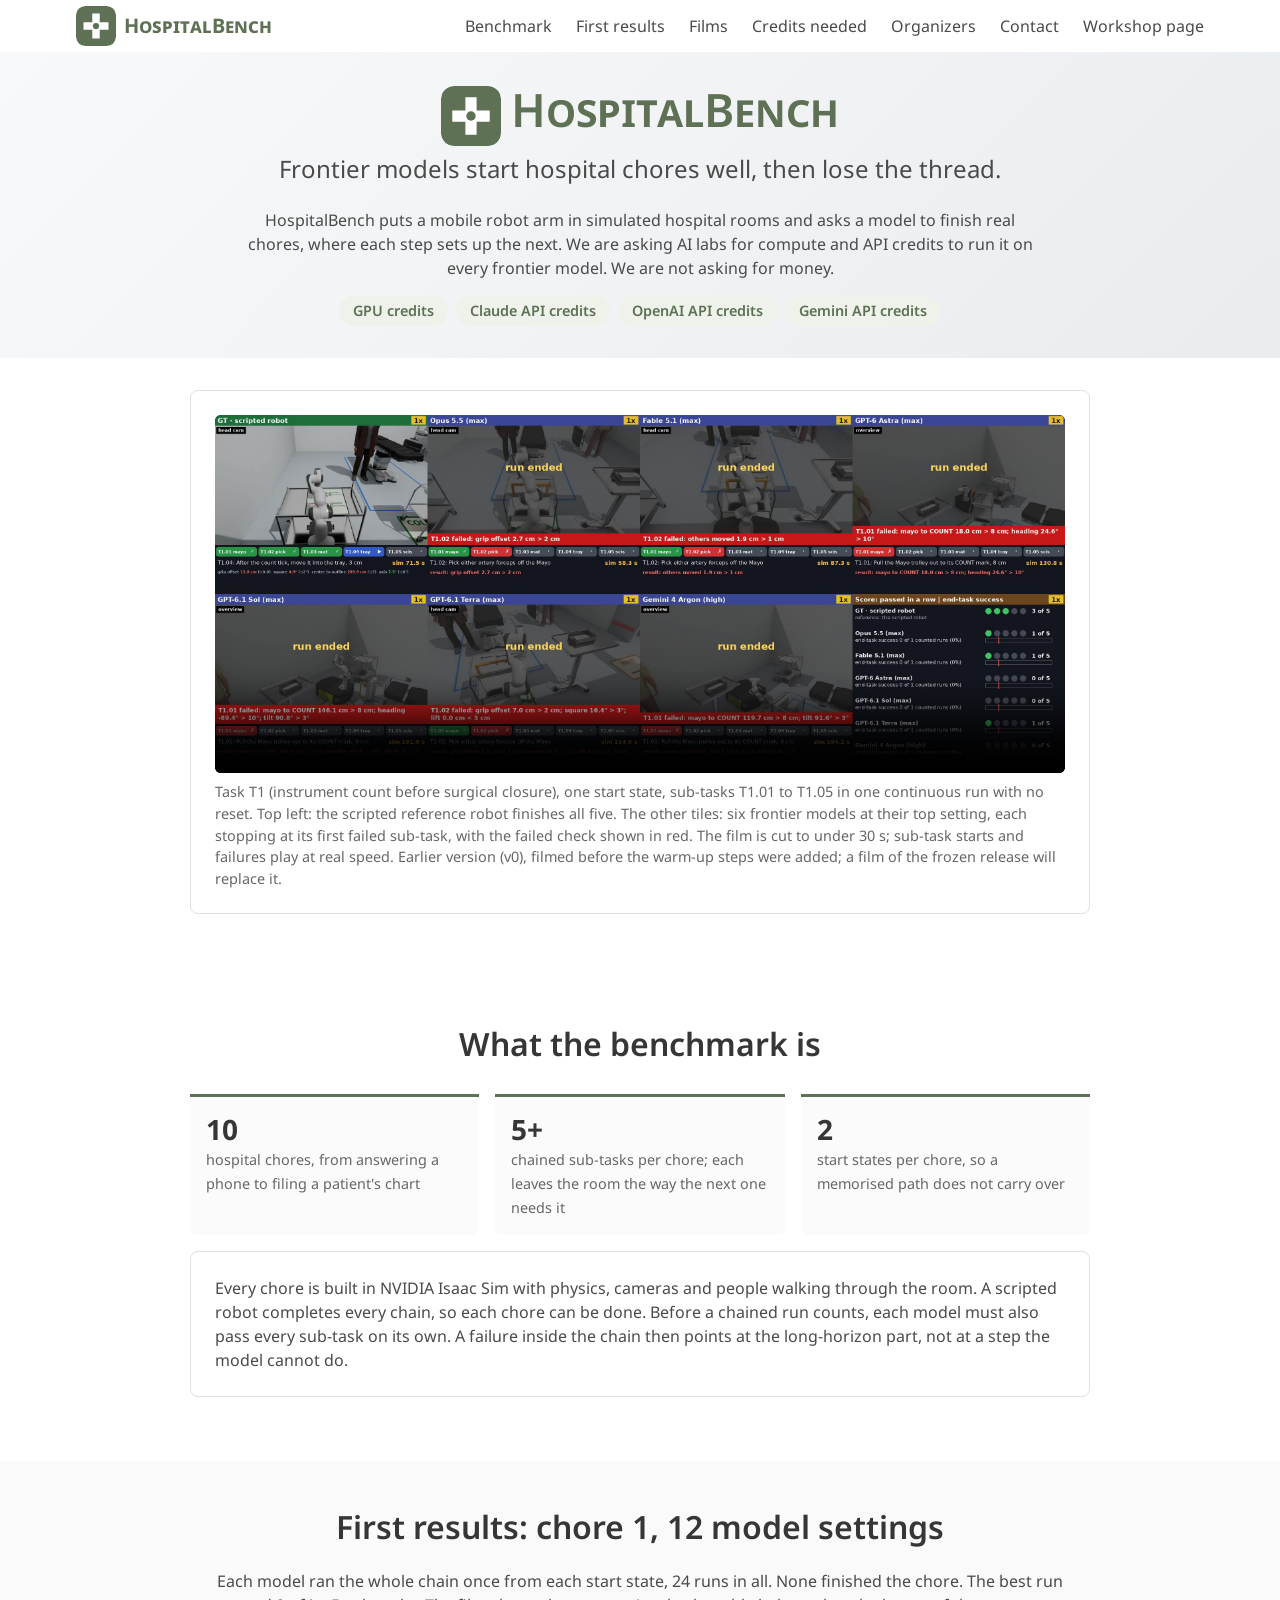
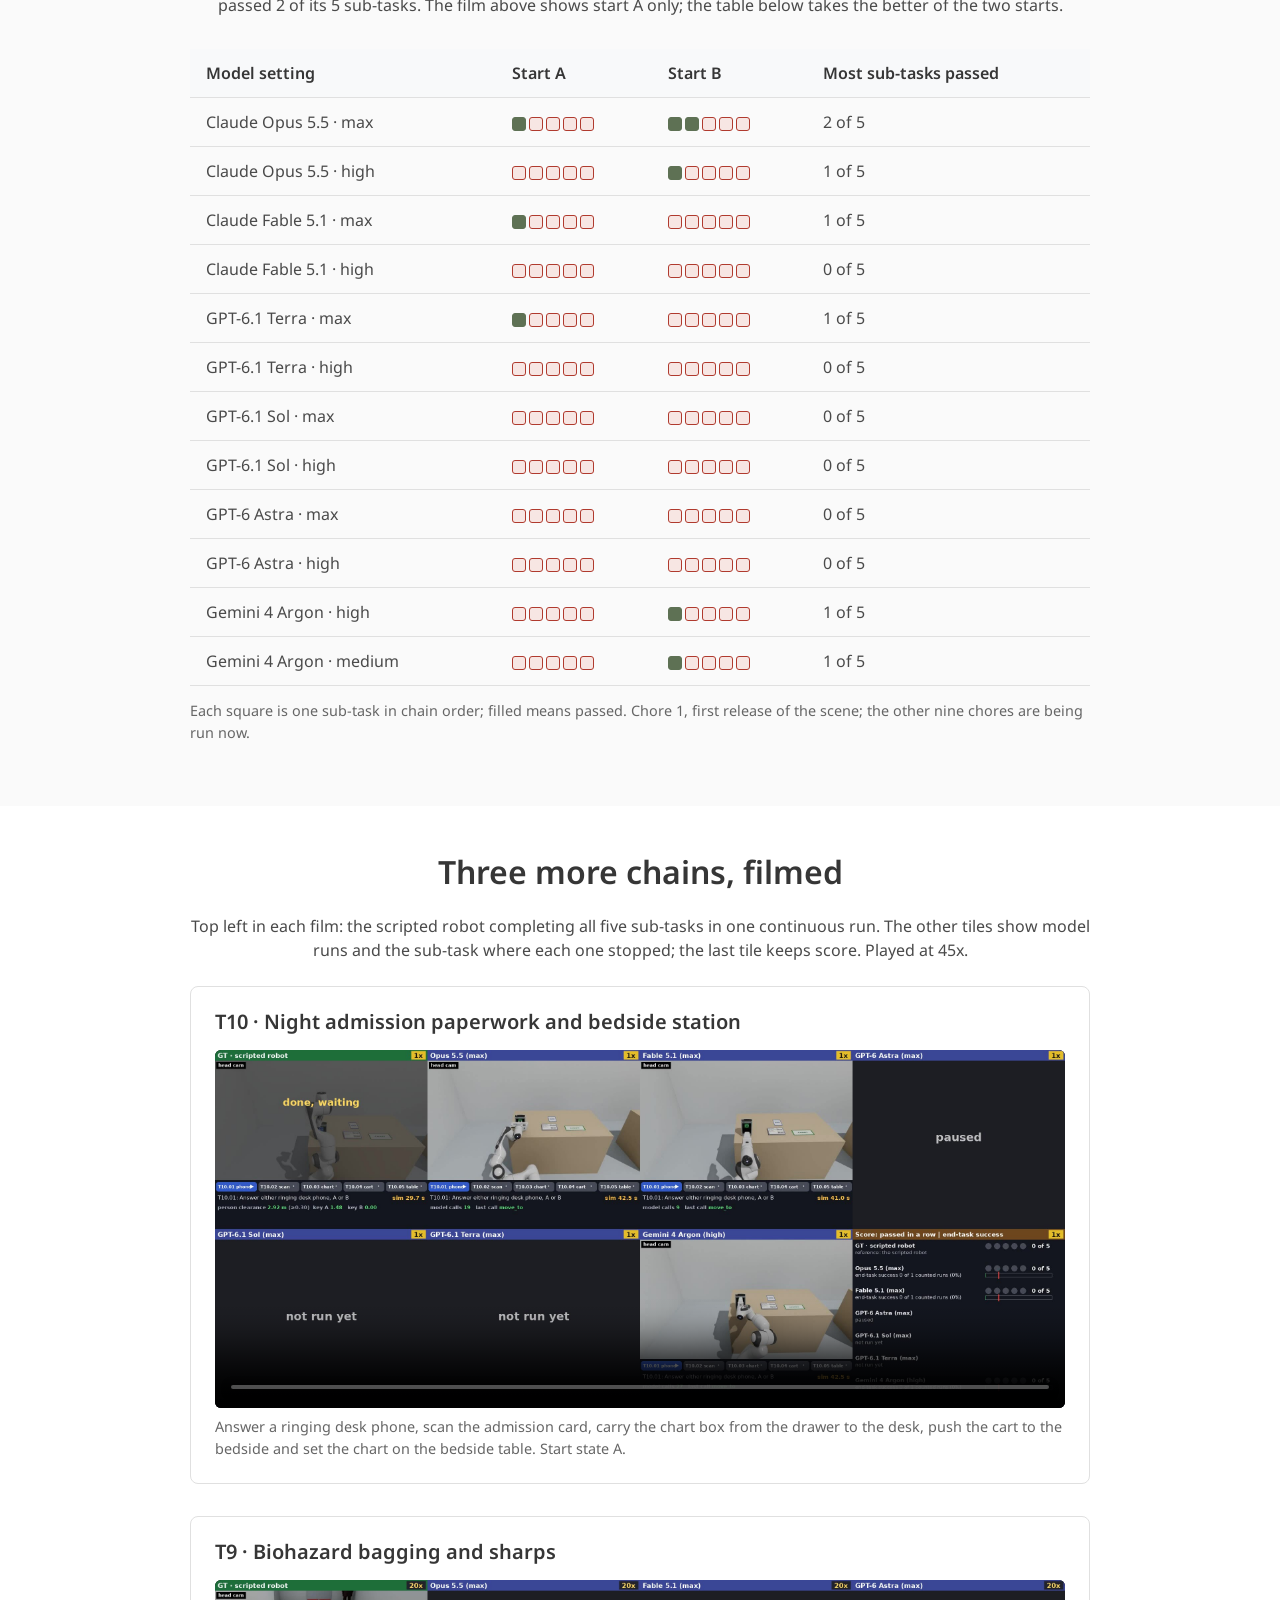
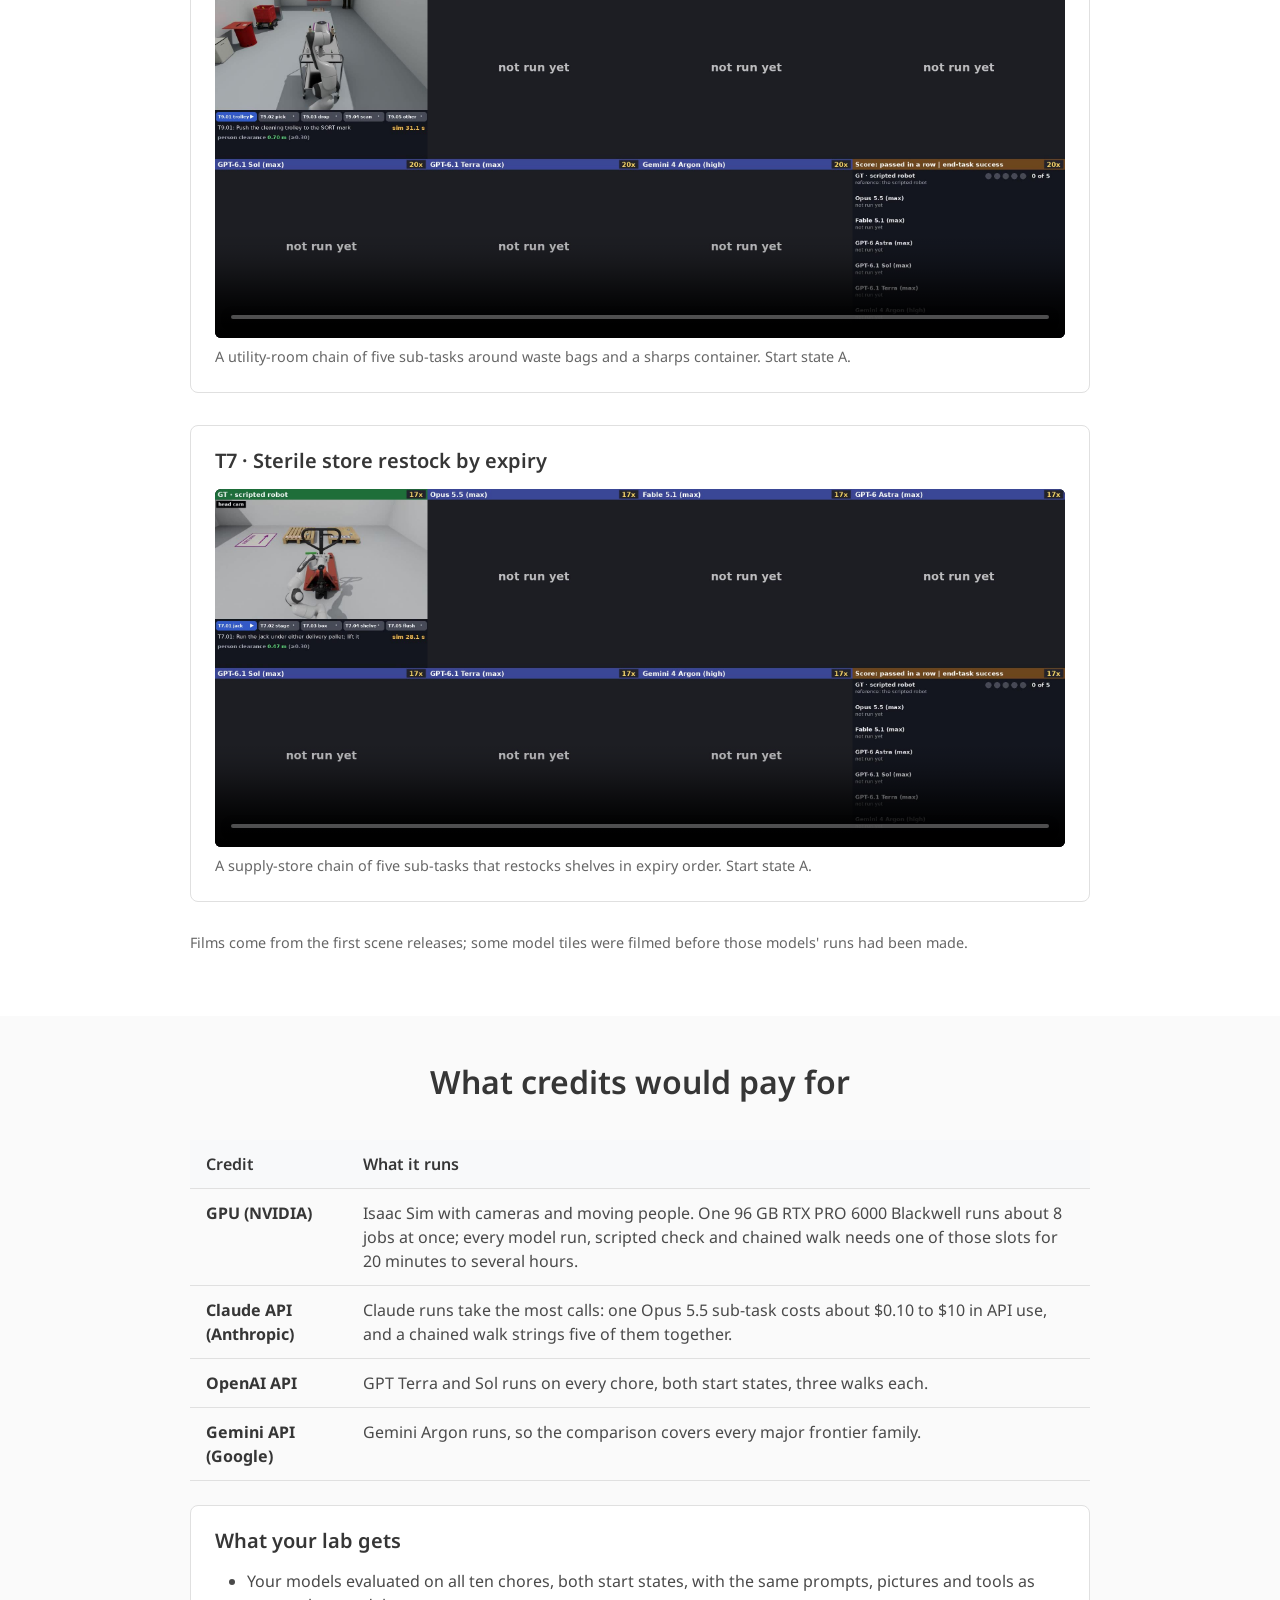
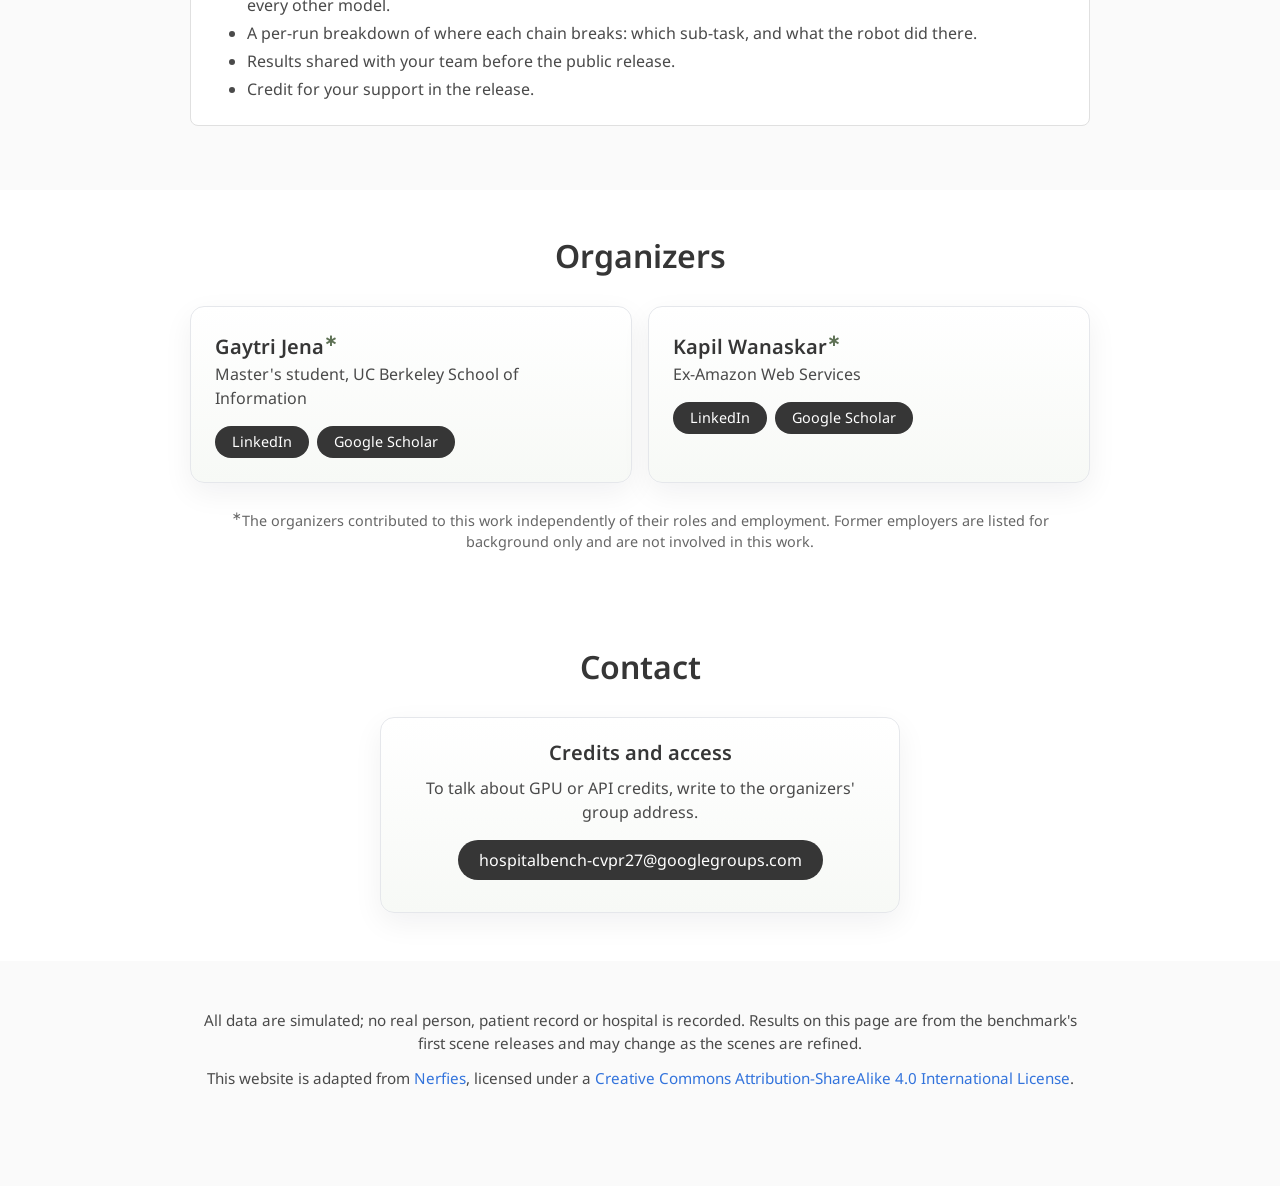
<file: credits.html>
<!doctype html>
<html lang="en">
<head>
<meta charset="utf-8">
<meta name="viewport" content="width=device-width,initial-scale=1">
<title>HospitalBench Credit Request</title>
<meta name="description" content="HospitalBench asks AI labs for GPU and API credits, not money, to run its ten chained hospital chores on every frontier model.">
<link rel="icon" href="logo.svg" type="image/svg+xml">
<link rel="preconnect" href="https://fonts.googleapis.com">
<link rel="preconnect" href="https://fonts.gstatic.com" crossorigin>
<link href="https://fonts.googleapis.com/css2?family=Noto+Sans:wght@400;500;600;700&amp;display=swap" rel="stylesheet">
<link rel="stylesheet" href="hospitalbench.css">
<style>
/* page-only additions, in the workshop page's palette */
.chips{display:flex;flex-wrap:wrap;justify-content:center;gap:8px;margin-top:16px}
.chip{padding:4px 14px;border-radius:999px;background:#eef2eb;color:#5e7154;font-size:14.4px;font-weight:600}
.facts{display:grid;grid-template-columns:repeat(auto-fit,minmax(200px,1fr));gap:16px;margin-bottom:16px}
.fact{padding:16px;border-top:3px solid #5e7154;background:#fafbfa;border-radius:0 0 6px 6px}
.fact b{display:block;font-size:28px;line-height:1.2;color:#363636}
.fact span{font-size:14.4px;color:#666}
.steps{display:inline-flex;gap:3px;vertical-align:middle}
.steps i{width:14px;height:14px;border-radius:3px;background:#f7e6e3;border:1px solid #b03a2e}
.steps i.p{background:#5e7154;border-color:#5e7154}
.data-table td.num{font-variant-numeric:tabular-nums;white-space:nowrap}
.films{display:grid;gap:16px}
</style>
</head>
<body>

<nav class="navbar" role="navigation" aria-label="main navigation">
  <div class="container">
    <a class="navbar-brand" href="index.html"><img src="logo.svg" alt="HospitalBench logo"><span class="hb">HospitalBench</span></a>
    <div class="navbar-end">
      <a class="navbar-item" href="#benchmark">Benchmark</a>
      <a class="navbar-item" href="#results">First results</a>
      <a class="navbar-item" href="#films">Films</a>
      <a class="navbar-item" href="#credits">Credits needed</a>
      <a class="navbar-item" href="#organizers">Organizers</a>
      <a class="navbar-item" href="#contact">Contact</a>
      <a class="navbar-item" href="index.html">Workshop page</a>
    </div>
  </div>
</nav>

<section class="hero" id="top">
  <div class="container">
    <h1><img src="logo.svg" alt=""><span class="hb">HospitalBench</span></h1>
    <p class="subtitle">Frontier models start hospital chores well, then lose the thread.</p>
    <p class="lead">HospitalBench puts a mobile robot arm in simulated hospital rooms and asks a model to finish real chores, where each step sets up the next. We are asking AI labs for compute and API credits to run it on every frontier model. We are not asking for money.</p>
    <div class="chips"><span class="chip">GPU credits</span><span class="chip">Claude API credits</span><span class="chip">OpenAI API credits</span><span class="chip">Gemini API credits</span></div>
  </div>
</section>

<section class="section" id="film" style="padding-top:32px">
  <div class="container">
    <div class="card">
      <figure>
        <video src="t1_grid.mp4" poster="poster.jpg" controls muted playsinline preload="metadata"></video>
        <figcaption>Task T1 (instrument count before surgical closure), one start state, sub-tasks T1.01 to T1.05 in one continuous run with no reset. Top left: the scripted reference robot finishes all five. The other tiles: six frontier models at their top setting, each stopping at its first failed sub-task, with the failed check shown in red. The film is cut to under 30 s; sub-task starts and failures play at real speed. Earlier version (v0), filmed before the warm-up steps were added; a film of the frozen release will replace it.</figcaption>
      </figure>
    </div>
  </div>
</section>

<section class="section" id="benchmark">
  <div class="container">
    <h2>What the benchmark is</h2>
    <div class="facts">
      <div class="fact"><b>10</b><span>hospital chores, from answering a phone to filing a patient's chart</span></div>
      <div class="fact"><b>5+</b><span>chained sub-tasks per chore; each leaves the room the way the next one needs it</span></div>
      <div class="fact"><b>2</b><span>start states per chore, so a memorised path does not carry over</span></div>
    </div>
    <div class="card content">
      <p>Every chore is built in NVIDIA Isaac Sim with physics, cameras and people walking through the room. A scripted robot completes every chain, so each chore can be done. Before a chained run counts, each model must also pass every sub-task on its own. A failure inside the chain then points at the long-horizon part, not at a step the model cannot do.</p>
    </div>
  </div>
</section>

<section class="section" id="results" style="background:#fafafa">
  <div class="container">
    <h2>First results: chore 1, 12 model settings</h2>
    <p class="section-lead">Each model ran the whole chain once from each start state, 24 runs in all. None finished the chore. The best run passed 2 of its 5 sub-tasks. The film above shows start A only; the table below takes the better of the two starts.</p>
    <div class="table-wrap">
      <table class="data-table">
        <thead><tr><th>Model setting</th><th>Start A</th><th>Start B</th><th>Most sub-tasks passed</th></tr></thead>
        <tbody>
          <tr><td>Claude Opus 5.5 · max</td><td><span class="steps"><i class="p"></i><i></i><i></i><i></i><i></i></span></td><td><span class="steps"><i class="p"></i><i class="p"></i><i></i><i></i><i></i></span></td><td class="num">2 of 5</td></tr>
          <tr><td>Claude Opus 5.5 · high</td><td><span class="steps"><i></i><i></i><i></i><i></i><i></i></span></td><td><span class="steps"><i class="p"></i><i></i><i></i><i></i><i></i></span></td><td class="num">1 of 5</td></tr>
          <tr><td>Claude Fable 5.1 · max</td><td><span class="steps"><i class="p"></i><i></i><i></i><i></i><i></i></span></td><td><span class="steps"><i></i><i></i><i></i><i></i><i></i></span></td><td class="num">1 of 5</td></tr>
          <tr><td>Claude Fable 5.1 · high</td><td><span class="steps"><i></i><i></i><i></i><i></i><i></i></span></td><td><span class="steps"><i></i><i></i><i></i><i></i><i></i></span></td><td class="num">0 of 5</td></tr>
          <tr><td>GPT-6.1 Terra · max</td><td><span class="steps"><i class="p"></i><i></i><i></i><i></i><i></i></span></td><td><span class="steps"><i></i><i></i><i></i><i></i><i></i></span></td><td class="num">1 of 5</td></tr>
          <tr><td>GPT-6.1 Terra · high</td><td><span class="steps"><i></i><i></i><i></i><i></i><i></i></span></td><td><span class="steps"><i></i><i></i><i></i><i></i><i></i></span></td><td class="num">0 of 5</td></tr>
          <tr><td>GPT-6.1 Sol · max</td><td><span class="steps"><i></i><i></i><i></i><i></i><i></i></span></td><td><span class="steps"><i></i><i></i><i></i><i></i><i></i></span></td><td class="num">0 of 5</td></tr>
          <tr><td>GPT-6.1 Sol · high</td><td><span class="steps"><i></i><i></i><i></i><i></i><i></i></span></td><td><span class="steps"><i></i><i></i><i></i><i></i><i></i></span></td><td class="num">0 of 5</td></tr>
          <tr><td>GPT-6 Astra · max</td><td><span class="steps"><i></i><i></i><i></i><i></i><i></i></span></td><td><span class="steps"><i></i><i></i><i></i><i></i><i></i></span></td><td class="num">0 of 5</td></tr>
          <tr><td>GPT-6 Astra · high</td><td><span class="steps"><i></i><i></i><i></i><i></i><i></i></span></td><td><span class="steps"><i></i><i></i><i></i><i></i><i></i></span></td><td class="num">0 of 5</td></tr>
          <tr><td>Gemini 4 Argon · high</td><td><span class="steps"><i></i><i></i><i></i><i></i><i></i></span></td><td><span class="steps"><i class="p"></i><i></i><i></i><i></i><i></i></span></td><td class="num">1 of 5</td></tr>
          <tr><td>Gemini 4 Argon · medium</td><td><span class="steps"><i></i><i></i><i></i><i></i><i></i></span></td><td><span class="steps"><i class="p"></i><i></i><i></i><i></i><i></i></span></td><td class="num">1 of 5</td></tr>
        </tbody>
      </table>
    </div>
    <p class="note">Each square is one sub-task in chain order; filled means passed. Chore 1, first release of the scene; the other nine chores are being run now.</p>
  </div>
</section>

<section class="section" id="films">
  <div class="container">
    <h2>Three more chains, filmed</h2>
    <p class="section-lead">Top left in each film: the scripted robot completing all five sub-tasks in one continuous run. The other tiles show model runs and the sub-task where each one stopped; the last tile keeps score. Played at 45x.</p>
    <div class="films">
      <div class="card">
        <h4>T10 · Night admission paperwork and bedside station</h4>
        <figure>
          <video src="t10_chain.mp4" poster="t10_poster.jpg" controls muted playsinline preload="metadata"></video>
          <figcaption>Answer a ringing desk phone, scan the admission card, carry the chart box from the drawer to the desk, push the cart to the bedside and set the chart on the bedside table. Start state A.</figcaption>
        </figure>
      </div>
      <div class="card">
        <h4>T9 · Biohazard bagging and sharps</h4>
        <figure>
          <video src="t9_chain.mp4" poster="t9_poster.jpg" controls muted playsinline preload="metadata"></video>
          <figcaption>A utility-room chain of five sub-tasks around waste bags and a sharps container. Start state A.</figcaption>
        </figure>
      </div>
      <div class="card">
        <h4>T7 · Sterile store restock by expiry</h4>
        <figure>
          <video src="t7_chain.mp4" poster="t7_poster.jpg" controls muted playsinline preload="metadata"></video>
          <figcaption>A supply-store chain of five sub-tasks that restocks shelves in expiry order. Start state A.</figcaption>
        </figure>
      </div>
    </div>
    <p class="note">Films come from the first scene releases; some model tiles were filmed before those models' runs had been made.</p>
  </div>
</section>

<section class="section" id="credits" style="background:#fafafa">
  <div class="container">
    <h2>What credits would pay for</h2>
    <div class="table-wrap">
      <table class="data-table">
        <thead><tr><th>Credit</th><th>What it runs</th></tr></thead>
        <tbody>
          <tr><td><strong>GPU (NVIDIA)</strong></td><td>Isaac Sim with cameras and moving people. One 96 GB RTX PRO 6000 Blackwell runs about 8 jobs at once; every model run, scripted check and chained walk needs one of those slots for 20 minutes to several hours.</td></tr>
          <tr><td><strong>Claude API (Anthropic)</strong></td><td>Claude runs take the most calls: one Opus 5.5 sub-task costs about $0.10 to $10 in API use, and a chained walk strings five of them together.</td></tr>
          <tr><td><strong>OpenAI API</strong></td><td>GPT Terra and Sol runs on every chore, both start states, three walks each.</td></tr>
          <tr><td><strong>Gemini API (Google)</strong></td><td>Gemini Argon runs, so the comparison covers every major frontier family.</td></tr>
        </tbody>
      </table>
    </div>
    <div class="card content" style="margin-top:24px">
      <h4>What your lab gets</h4>
      <ul>
        <li>Your models evaluated on all ten chores, both start states, with the same prompts, pictures and tools as every other model.</li>
        <li>A per-run breakdown of where each chain breaks: which sub-task, and what the robot did there.</li>
        <li>Results shared with your team before the public release.</li>
        <li>Credit for your support in the release.</li>
      </ul>
    </div>
  </div>
</section>

<section class="section" id="organizers">
  <div class="container">
    <h2>Organizers</h2>
    <div class="people-grid">
<article class="person"><h3>Gaytri Jena<sup>&lowast;</sup></h3><p class="role">Master's student, UC Berkeley School of Information</p><div class="links"><a class="button" href="https://www.linkedin.com/in/gaytri-jena/" target="_blank" rel="noopener noreferrer">LinkedIn</a><a class="button" href="https://scholar.google.com/citations?user=hDzYohIAAAAJ" target="_blank" rel="noopener noreferrer">Google Scholar</a></div></article>
<article class="person"><h3>Kapil Wanaskar<sup>&lowast;</sup></h3><p class="role">Ex-Amazon Web Services</p><div class="links"><a class="button" href="https://www.linkedin.com/in/kapil-w-06507483/" target="_blank" rel="noopener noreferrer">LinkedIn</a><a class="button" href="https://scholar.google.com/citations?user=fDo5HioAAAAJ" target="_blank" rel="noopener noreferrer">Google Scholar</a></div></article>
    </div>
    <p class="footnote"><sup>&lowast;</sup>The organizers contributed to this work independently of their roles and employment. Former employers are listed for background only and are not involved in this work.</p>
  </div>
</section>

<section class="section" id="contact">
  <div class="container">
    <h2>Contact</h2>
    <div class="contact-grid">
      <div class="contact-card">
        <h3>Credits and access</h3>
        <p>To talk about GPU or API credits, write to the organizers' group address.</p>
        <div class="contact-actions">
          <a class="button" href="mailto:hospitalbench-cvpr27@googlegroups.com">hospitalbench-cvpr27@googlegroups.com</a>
        </div>
      </div>
    </div>
  </div>
</section>

<footer class="footer">
  <p>All data are simulated; no real person, patient record or hospital is recorded. Results on this page are from the benchmark's first scene releases and may change as the scenes are refined.</p>
  <p>This website is adapted from <a href="https://nerfies.github.io/">Nerfies</a>, licensed under a
  <a rel="license" href="http://creativecommons.org/licenses/by-sa/4.0/">Creative Commons Attribution-ShareAlike 4.0 International License</a>.</p>
</footer>

</body>
</html>
</file>
<file: hospitalbench.css>
/* HospitalBench 2027 workshop page. Layout and look follow the EmbodiedBench challenge page
   (Nerfies-style academic template); all rules below are written from scratch for this page. */
*,*::before,*::after{box-sizing:border-box}
html{scroll-behavior:smooth;-webkit-text-size-adjust:100%}
body{margin:0;background:#fff;color:#4a4a4a;font:400 16px/1.5 "Noto Sans",system-ui,-apple-system,"Segoe UI",Roboto,Arial,sans-serif}
a{color:#3273dc;text-decoration:none}
a:hover{color:#363636;text-decoration:underline}
strong{color:#363636;font-weight:700}
img,video{max-width:100%;height:auto}
section[id]{scroll-margin-top:12px}

/* name mark: small caps in the accent green */
.hb{font-variant:small-caps;font-weight:700;color:#5e7154}

/* navigation bar */
.navbar{background:#fff;box-shadow:0 1px 3px rgba(0,0,0,.1)}
.navbar .container{display:flex;align-items:center;justify-content:space-between;flex-wrap:wrap;max-width:1152px;margin:0 auto;padding:0;min-height:52px}
.navbar-brand{display:flex;align-items:center;padding:6px 12px;color:#4a4a4a;font-size:20px}
.navbar-brand:hover{text-decoration:none}
.navbar-brand img{width:40px;height:40px;margin-right:8px;border-radius:9px}
.navbar-end{display:flex;flex-wrap:wrap;align-items:stretch}
.navbar-item{display:flex;align-items:center;min-height:52px;padding:8px 12px;color:#4a4a4a}
.navbar-item:hover{color:#5e7154;background:#fafafa;text-decoration:none}
.navbar-item.is-current{color:#5e7154;font-weight:700}

/* hero */
.hero{background:linear-gradient(135deg,#f8f9fa 0%,#e9ecef 100%);padding:32px 24px}
.hero .container{max-width:1152px;margin:0 auto;text-align:center}
.hero h1{margin:0 0 8px;font-size:40px;line-height:1.125;font-weight:600;color:#363636}
.hero h1 img{width:60px;height:60px;vertical-align:middle;margin-right:10px;border-radius:13px}
.hero h1 .hb{font-size:46px;font-weight:600}
.hero .subtitle{margin:8px 0 24px;font-size:24px;line-height:1.25;color:#4a4a4a}
.hero .venue{margin:16px 0 0;font-size:20px;line-height:1.5}
.hero .lead{max-width:800px;margin:16px auto}
.buttons{display:flex;flex-wrap:wrap;justify-content:center;margin-top:24px}
.button{display:inline-flex;align-items:center;justify-content:center;margin:0 4px 8px;padding:7px 20px;border:1px solid transparent;border-radius:999px;background:#363636;color:#fff;font:inherit;line-height:24px;white-space:nowrap;cursor:pointer}
.button:hover{background:#292929;color:#fff;text-decoration:none}
.button svg{width:18px;height:18px;margin-right:8px;fill:currentColor}

/* sections */
.section{padding:48px 24px}
.section .container{max-width:900px;margin:0 auto}
.section h2{margin:0 0 32px;font-size:32px;line-height:1.125;font-weight:600;color:#363636;text-align:center}
.section-lead{margin:-8px 0 24px;text-align:center}
h3,h4{color:#363636;font-weight:600;line-height:1.125;margin:0 0 24px}
h3{font-size:24px}
h4{font-size:20px}
.content p,.content ul,.content ol{margin:0 0 16px}
.content ul{padding-left:32px}
.content li+li{margin-top:.25em}
.content>:last-child,.card>:last-child{margin-bottom:0}
.note{font-size:14.4px;color:#666}

/* cards */
.card{margin-bottom:16px;padding:24px;background:#fff;border:1px solid #e0e0e0;border-radius:8px}
.card h4{margin-bottom:16px}
.card figure{margin:0 0 16px}
.card video{display:block;width:100%;border-radius:6px;background:#000}
.card figcaption{margin-top:8px;font-size:14.4px;color:#666}
.box{margin-bottom:24px;padding:20px;background:#fff;border-radius:6px;box-shadow:0 8px 16px -2px rgba(10,10,10,.1),0 0 0 1px rgba(10,10,10,.02)}
.box h3{font-size:20px;margin-bottom:16px}

/* tables */
.table-wrap{overflow-x:auto}
.data-table{width:100%;border-collapse:collapse;margin-top:8px}
.data-table th,.data-table td{padding:12px 16px;text-align:left;vertical-align:top;border-bottom:1px solid #e0e0e0}
.data-table th{background:#f8f9fa;font-weight:600;color:#363636}
.data-table tbody tr:hover{background:#fafbfb}
.data-table td strong{color:#363636}

/* rules list (check-mark rows) */
.rules-list{list-style:none;margin:0;padding:0}
.rules-list li{display:flex;align-items:flex-start;padding:8px 0;border-bottom:1px solid #f0f0f0}
.rules-list li:last-child{border-bottom:none}
.rules-list .rule-icon{flex:none;width:18px;height:18px;margin:4px 12px 0 0;fill:#5e7154}

/* data-split rows */
.split-card{display:flex;align-items:center;margin-bottom:16px;padding:16px 24px;background:#f8f9fa;border:1px solid #e9ecef;border-radius:8px}
.split-icon{flex:none;width:44px;height:44px;margin-right:16px;border-radius:50%;background:#5e7154;color:#fff;font-size:20px;font-weight:700;line-height:44px;text-align:center}
.split-content{flex:1;min-width:0}
.split-content p{margin:0}
.badge{flex:none;margin-left:16px;padding:4px 12px;border-radius:4px;font-size:13.6px;font-weight:600;white-space:nowrap}
.badge-public{background:#d4edda;color:#155724}
.badge-coming{background:#fff3cd;color:#856404}
.badge-never{background:#e9ecef;color:#495057}
.kind{display:inline-block;min-width:34px;padding:1px 8px;border-radius:4px;font-size:13.6px;font-weight:600;text-align:center}
.kind-L{background:#f8d7da;color:#721c24}
.kind-24{background:#fff3cd;color:#856404}
.kind-W{background:#d4edda;color:#155724}

/* timeline */
.timeline-item{margin-bottom:16px;padding:12px 20px;background:#f8f9fa;border-left:3px solid #5e7154;border-radius:0 8px 8px 0}
.timeline-label{font-weight:700;color:#5e7154}
.timeline-date{margin-bottom:4px;font-size:14.4px;color:#555}
.timeline-item p{margin:0}

/* people */
.people-grid{display:grid;grid-template-columns:repeat(2,minmax(0,1fr));gap:16px}
.person{margin:0;padding:24px;background:linear-gradient(180deg,#fff 0%,#f7f9f6 100%);border:1px solid #e5e7eb;border-radius:14px;box-shadow:0 10px 30px rgba(17,24,39,.06)}
.person h3{margin:0 0 4px;font-size:20px}
.person .role{margin:0 0 16px;color:#4a4a4a}
.person .links{display:flex;flex-wrap:wrap;gap:8px}
.person .links .button{margin:0;padding:3px 16px;font-size:14.4px}
.person sup{color:#5e7154;font-weight:700}
.footnote{margin:24px 0 0;text-align:center;font-size:14.4px;color:#666}

/* contact */
.contact-grid{display:grid;grid-template-columns:minmax(0,1fr);gap:16px;max-width:520px;margin:0 auto}
.contact-card{padding:24px;text-align:center;background:linear-gradient(180deg,#fff 0%,#f7f9f6 100%);border:1px solid #e5e7eb;border-radius:14px;box-shadow:0 10px 30px rgba(17,24,39,.06)}
.contact-card h3{margin-bottom:12px;font-size:20px}
.contact-card p{margin:0 0 16px}
.contact-actions{display:flex;flex-wrap:wrap;justify-content:center}
.nav-link{display:inline-flex;align-items:center;margin:4px;padding:8px 16px;border-radius:6px;background:#5e7154;color:#fff;font-weight:500;transition:background .2s}
.nav-link:hover{background:#4a5d42;color:#fff;text-decoration:none}
.nav-link svg{width:16px;height:16px;margin-right:8px;fill:currentColor}
.center{text-align:center;margin-top:32px}

/* footer */
.footer{padding:48px 24px 96px;background:#fafafa;text-align:center}
.footer p{max-width:900px;margin:0 auto 12px;font-size:15.2px;line-height:1.5}
.footer p:last-child{margin-bottom:0}

/* tablet and phone */
@media (max-width:1023px){
  .hero h1{font-size:34px}
  .hero h1 .hb{font-size:40px}
}
@media (max-width:700px){
  .navbar .container{padding:0 12px}
  .navbar-brand{font-size:18px}
  .navbar-end{width:100%;margin:0 -4px 6px}
  .navbar-item{min-height:36px;padding:4px 8px;font-size:15px}
  .hero{padding:24px 16px}
  .hero h1{font-size:28px}
  .hero h1 img{display:block;margin:0 auto 8px}
  .hero h1 .hb{font-size:34px}
  .hero .subtitle{font-size:19px}
  .hero .venue{font-size:17px}
  .button{padding:5px 14px;font-size:15px}
  .section{padding:36px 16px}
  .section h2{font-size:26px;margin-bottom:24px}
  .card{padding:16px}
  .box{padding:14px}
  .people-grid{grid-template-columns:minmax(0,1fr)}
  .split-card{flex-wrap:wrap;padding:14px 16px}
  .split-content{flex-basis:calc(100% - 64px)}
  .badge{margin:10px 0 0 60px}
  /* task table becomes one card per task */
  .stack thead{position:absolute;left:-9999px}
  .stack,.stack tbody,.stack tr,.stack td{display:block;width:100%}
  .stack tr{margin-bottom:12px;padding:8px 0;border:1px solid #e0e0e0;border-radius:8px}
  .stack td{padding:4px 14px;border:0}
  .stack td::before{content:attr(data-label);display:block;font-size:12.8px;font-weight:600;color:#5e7154;text-transform:uppercase;letter-spacing:.03em}
  .footer{padding:36px 16px 56px}
}
</file>
